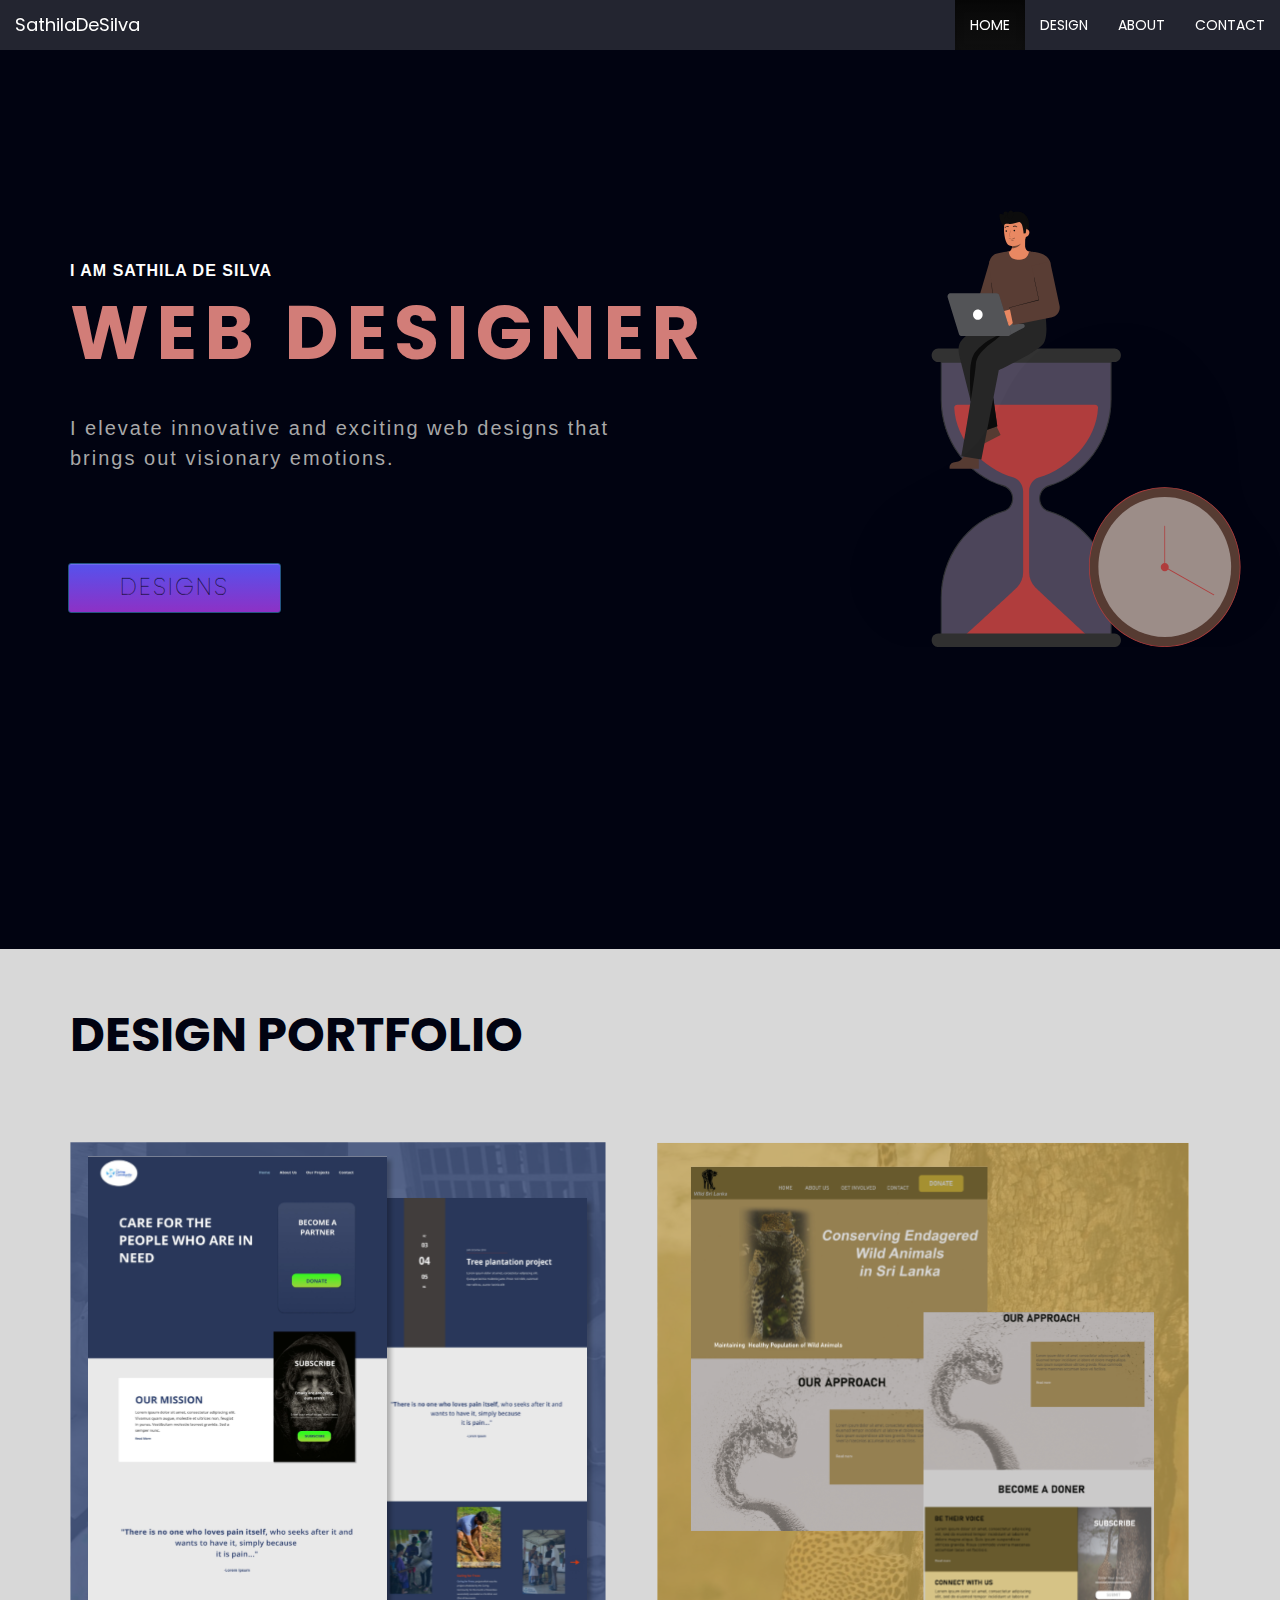
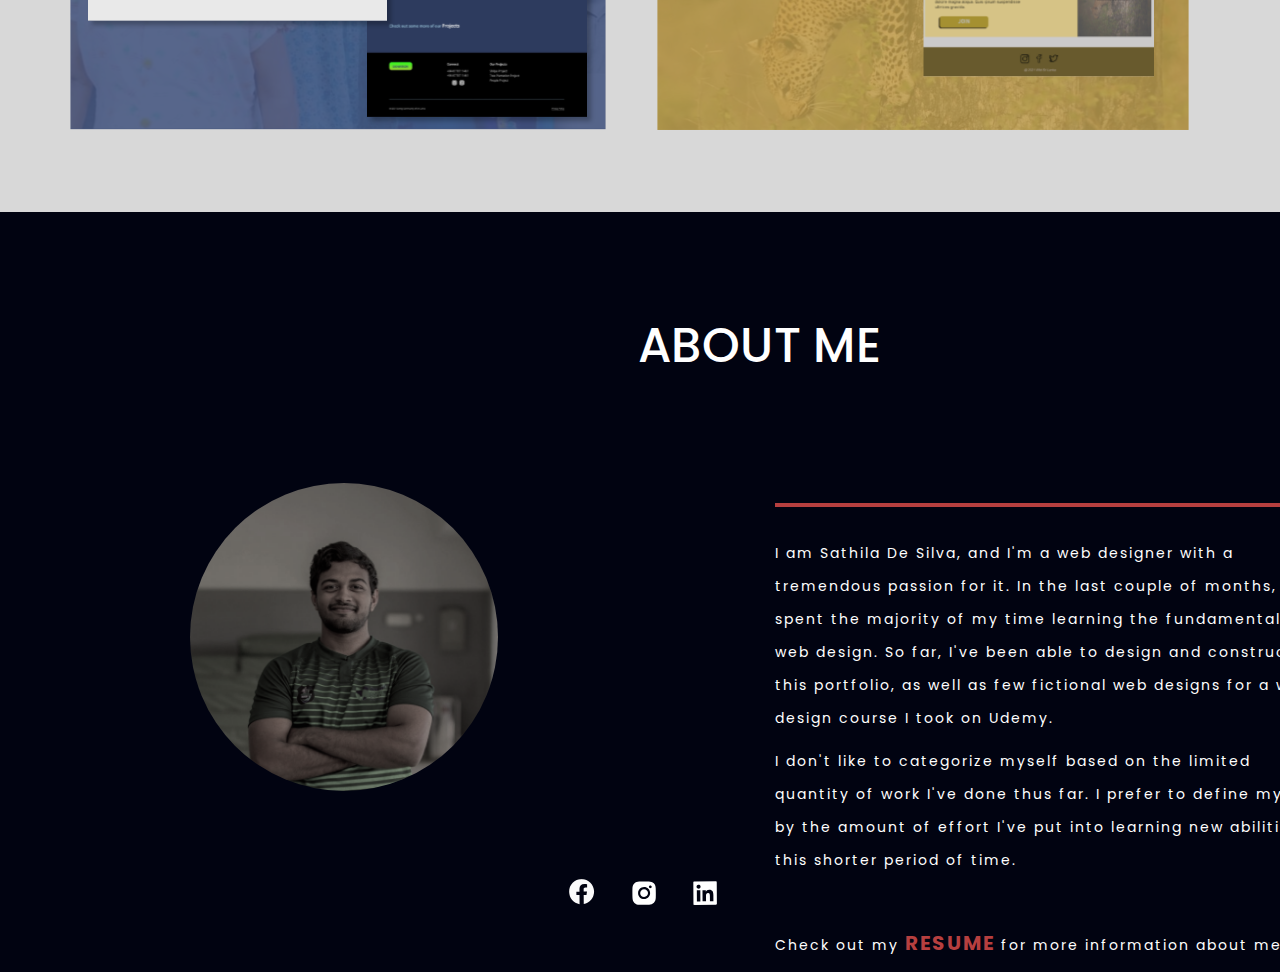
<file: index.html>
<!DOCTYPE html>
<html lang="en">
<head>
    <meta charset="UTF-8">
    <meta http-equiv="X-UA-Compatible" content="IE=edge">
    <meta name="viewport" content="width=device-width, initial-scale=1.0">
    <title>Sathila De Silva</title>
    <link rel="icon" href="favicon.ico">
    <link rel="preconnect" href="https://fonts.googleapis.com">
    <link rel="preconnect" href="https://fonts.gstatic.com" crossorigin>
    <link href="https://fonts.googleapis.com/css2?family=Poppins:wght@600;700&display=swap" rel="stylesheet">
  
    <!-- Bootstrap -->
    <link rel="stylesheet" href="https://stackpath.bootstrapcdn.com/bootstrap/3.4.1/css/bootstrap.min.css" integrity="sha384-HSMxcRTRxnN+Bdg0JdbxYKrThecOKuH5zCYotlSAcp1+c8xmyTe9GYg1l9a69psu" crossorigin="anonymous">
    <link href="bootstrap-3.4.1-dist/css/bootstrap-theme.min.css" rel="stylesheet">
    <link href="styles.css" rel="stylesheet">

    <!-- HTML5 shim and Respond.js for IE8 support of HTML5 elements and media queries -->
    <!-- WARNING: Respond.js doesn't work if you view the page via file:// -->
    <!--[if lt IE 9]>
      <script src="https://oss.maxcdn.com/html5shiv/3.7.3/html5shiv.min.js"></script>
      <script src="https://oss.maxcdn.com/respond/1.4.2/respond.min.js"></script>
    <![endif]-->

</head>
<body>
    <nav class="navbar navbar-inverse navbar-fixed-top" id="navbar">
        <div class="container-fluid">
            <div class="navbar-header">
                <button type="button" class="navbar-toggle collapsed" data-toggle="collapse" data-target="#myNavbar">
                    <span class="sr-only">Toggle Navigation</span>
                    <span class="icon-bar"></span>
                    <span class="icon-bar"></span>
                    <span class="icon-bar"></span>
                </button>
                <a class="navbar-brand" href="#">SathilaDeSilva</a>
            </div><!--end navbar-header-->

            <div class="collapse navbar-collapse" id="myNavbar">
                <ul class="nav navbar-nav navbar-right">
                    <li class="active"><a href="">HOME</a></li>
                    <li><a href="design.html">DESIGN</a></li>
                    <li><a href="about.html">ABOUT</a></li>
                    <li><a href="contact.html">CONTACT</a></li>
                </ul>
            </div>
        </div><!--end container-->
    </nav><!--end navbar-->

    <section id="body">
        <div class="container">
            <div class="row">
                <div class="col-sm-8">
                    <p class="para1">I AM SATHILA DE SILVA</p>
                    <h1>WEB DESIGNER</h1>
                    <p class="para2">I elevate innovative and exciting web designs that <br>brings out visionary emotions.</p>
                    <a href="design.html" class="btn btn-primary btn-sm" id="btn1">DESIGNS</a>
                    <a href="contact.html" class="btn btn-danger btn-sm" id="btn2" hidden>LET'S TALK</a>
                    
                </div>
                <div class="col-sm-4">
                    <img src="img/Save time.svg">
                </div>
            </div>
        </div><!--end container-->
    </section><!--end body-->

    <section id="portfolio">
        <div class="container">
            <h2><a href="design.html">DESIGN PORTFOLIO</a></h2>
            <div class="row">
                <div class="col-sm-6">
                    <a href="caring.html">
                        <img src="img/Group 3.svg" alt="caring community" id="img1">             
                    </a>
                </div>
                <div class="col-sm-6">
                    <a href="wildlifeConservation.html"><img src="img/Group 4.svg" alt="wildlife portfolio" id="img2"></a>
                </div>
            </div>            
        </div>
    </section><!--end portfolio-->

    <section id="about">
        <div class="container">
            <h2><a href="about.html">ABOUT ME</a></h2>
            <div class="row">
                <div class="col-sm-6">
                    <img src="img/QPLIE1461 1.png" alt="Sathila De Silva" class="img-circle">
                </div>
                <div class="col-sm-6">
                    <hr>
                    <p>I am Sathila De Silva, and I'm a web designer with a tremendous passion for it. In the last couple of months, I've spent the majority of my time learning the fundamentals of web design. So far, I've been able to design and construct this portfolio, as well as few fictional web designs for a web design course I took on Udemy.</p>
                    <p>I don't like to categorize myself based on the limited quantity of work I've done thus far. I prefer to define myself by the amount of effort I've put into learning new abilities in this shorter period of time.</p>
                    <br><br>
                    <p class="space">Check out my <a class="orange" href="resume_sathila.pdf">RESUME</a> for more information about me.</p>
                </div>
            </div>
            
        </div>
    </section>
    <footer>
        <ul class="social">
            <li>
                <a href="https://www.facebook.com/sathila.desilva/"><img src="img/facebook.svg" alt="facebook"></a>
            </li>
            <li>
                <a href="https://www.instagram.com/sathila97/?hl=en"><img src="img/instagram.svg" alt="instagram"></a>
            </li>
            <li>
                <a href="https://www.linkedin.com/in/sathila-de-silva/"><img src="img/linkedin.svg" alt="linkedin"></a>
            </li>
        </ul>
    </footer>

    <!-- jQuery (necessary for Bootstrap's JavaScript plugins) -->
    <script src="https://code.jquery.com/jquery-1.12.4.min.js" integrity="sha384-nvAa0+6Qg9clwYCGGPpDQLVpLNn0fRaROjHqs13t4Ggj3Ez50XnGQqc/r8MhnRDZ" crossorigin="anonymous"></script>
    <!-- Include all compiled plugins (below), or include individual files as needed -->
    <script src="https://stackpath.bootstrapcdn.com/bootstrap/3.4.1/js/bootstrap.min.js" integrity="sha384-aJ21OjlMXNL5UyIl/XNwTMqvzeRMZH2w8c5cRVpzpU8Y5bApTppSuUkhZXN0VxHd" crossorigin="anonymous"></script>

</body>
</html>
</file>
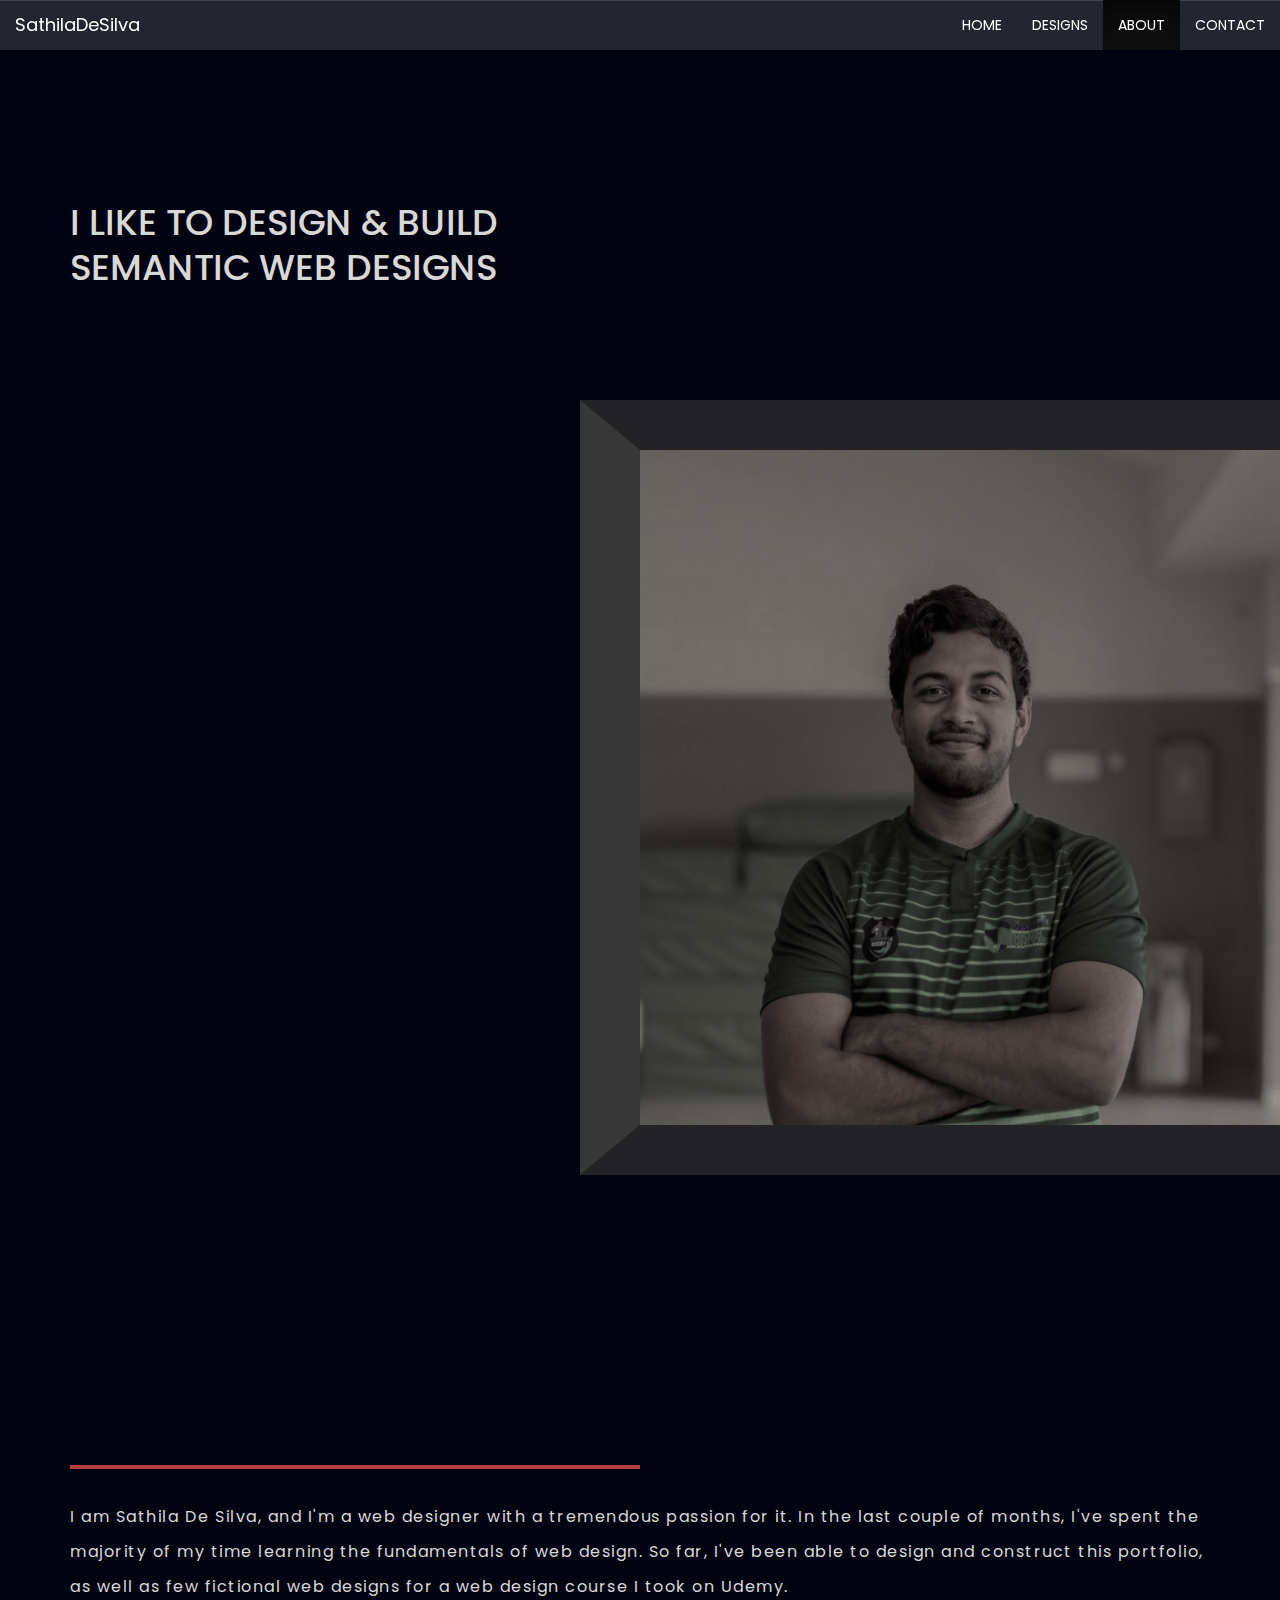
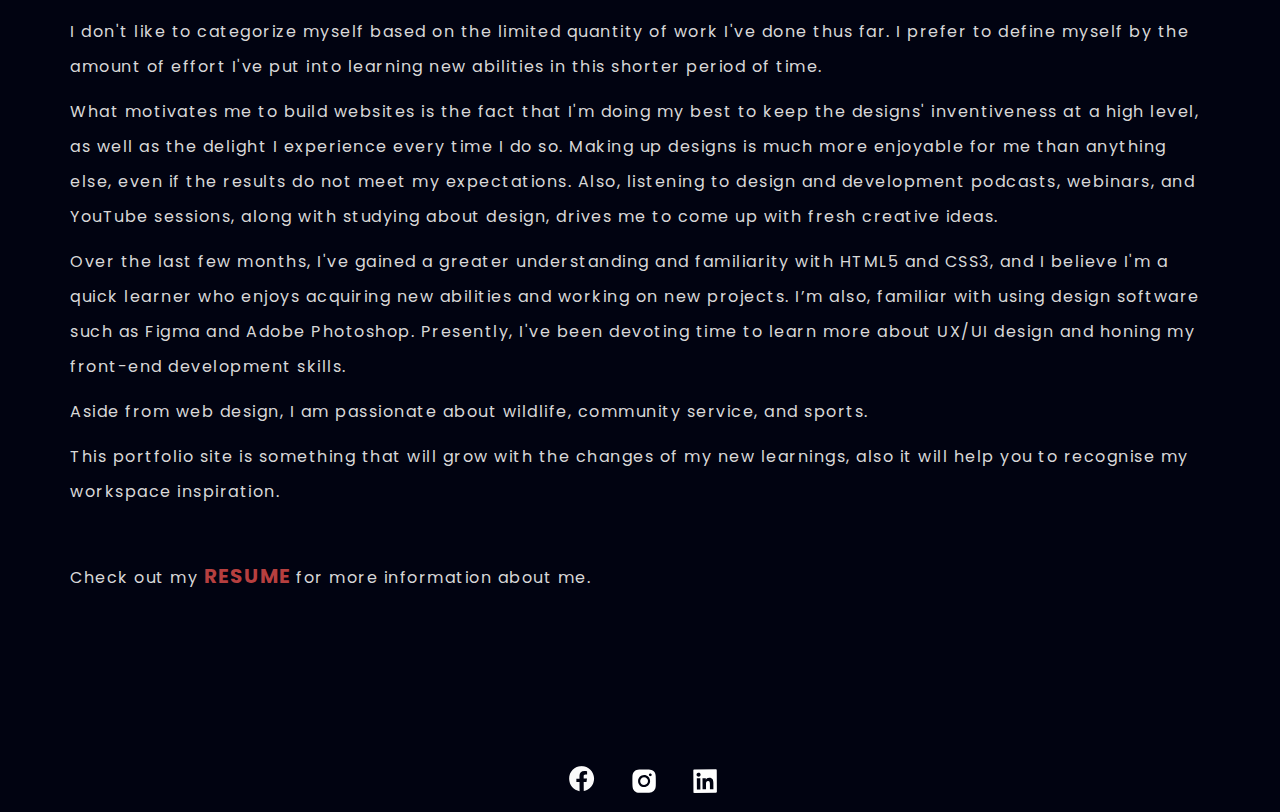
<file: about.html>
<!DOCTYPE html>
<html lang="en">
<head>
    <meta charset="UTF-8">
    <meta http-equiv="X-UA-Compatible" content="IE=edge">
    <meta name="viewport" content="width=device-width, initial-scale=1.0">
    <title>About - Sathila De Silva</title>
    <link rel="icon" href="favicon.ico">

    <link rel="preconnect" href="https://fonts.googleapis.com">
    <link rel="preconnect" href="https://fonts.gstatic.com" crossorigin>
    <link href="https://fonts.googleapis.com/css2?family=Poppins:wght@600;700&display=swap" rel="stylesheet">
  
    <!-- Bootstrap -->
    <link rel="stylesheet" href="https://stackpath.bootstrapcdn.com/bootstrap/3.4.1/css/bootstrap.min.css" integrity="sha384-HSMxcRTRxnN+Bdg0JdbxYKrThecOKuH5zCYotlSAcp1+c8xmyTe9GYg1l9a69psu" crossorigin="anonymous">
    <link href="bootstrap-3.4.1-dist/css/bootstrap-theme.min.css" rel="stylesheet">
    <link href="styles.css" rel="stylesheet">
</head>
<body>
    
    <nav class="navbar navbar-default navbar-fixed-top navbar-inverse" id="navbar">
        <div class="container-fluid">
            <div class="navbar-header">
                <button type="button" class="navbar-toggle collapsed" data-toggle="collapse" data-target="#navbar-collapse">
                    <span class="sr-only">Toggle Navigation</span>
                    <span class="icon-bar"></span>
                    <span class="icon-bar"></span>
                    <span class="icon-bar"></span>
                </button>
                <a class="navbar-brand" href="index.html">SathilaDeSilva</a>
            </div><!--end navbar-header-->

            <div class="collapse navbar-collapse" id="navbar-collapse">
                <ul class="nav navbar-nav navbar-right">
                    <li><a href="index.html">HOME</a></li>
                    <li><a href="design.html">DESIGNS</a></li>
                    <li class="active"><a href="about.html">ABOUT</a></li>
                    <li><a href="contact.html">CONTACT</a></li>
                </ul>
            </div>
        </div><!--end container-->
    </nav><!--end navbar-->

    <section id="headingA">
        <div class="container">
            <div class="row">
                <div class="col-xs-6">
                    <h1>I LIKE TO DESIGN & BUILD
                        SEMANTIC WEB DESIGNS</h1>
                </div>
            </div>
        </div><!--end container-->        
    </section>

    <div class="rectangle">
        <img src="img/profile photo.svg" alt="sathila de silva">
    </div>

    <!--<div id="vector">
        <img src="img/Vector.svg" alt="">
    </div>-->

    <section id="aboutMe">
        <div class="container">
            <div class="row">
                <div class="col-xs-12">
                    <hr>
                    <p>I am Sathila De Silva, and I'm a web designer with a tremendous passion for it. In the last couple of months, I've spent the majority of my time learning the fundamentals of web design. So far, I've been able to design and construct this portfolio, as well as few fictional web designs for a web design course I took on Udemy.</p>
                
                    <p>I don't like to categorize myself based on the limited quantity of work I've done thus far. I prefer to define myself by the amount of effort I've put into learning new abilities in this shorter period of time.</p>
                    <p>What motivates me to build websites is the fact that I'm doing my best to keep the designs' inventiveness at a high level, as well as the delight I experience every time I do so. Making up designs is much more enjoyable for me than anything else, even if the results do not meet my expectations. Also, listening to design and development podcasts, webinars, and YouTube sessions, along with studying about design, drives me to come up with fresh creative ideas.</p>
                    <p>Over the last few months, I've gained a greater understanding and familiarity with HTML5 and CSS3, and I believe I'm a quick learner who enjoys acquiring new abilities and working on new projects. I’m also, familiar with using design software such as Figma and Adobe Photoshop. Presently, I've been devoting time to learn more about UX/UI design and honing my front-end development skills.</p>
                    <p>Aside from web design, I am passionate about wildlife, community service, and sports.</p>
                    <p>This portfolio site is something that will grow with the changes of my new learnings, also it will help you to recognise my workspace inspiration.</p>
                    <br><br>
                    <p class="space">Check out my <a class="orange" href="resume_sathila.pdf">RESUME</a> for more information about me.</p>
                </div>
            </div>
        </div>
    </section>

    <footer>
        <ul class="socialAbout">
            <li>
                <a href="https://www.facebook.com/sathila.desilva/"><img src="img/facebook.svg" alt="facebook"></a>
            </li>
            <li>
                <a href="https://www.instagram.com/sathila97/?hl=en"><img src="img/instagram.svg" alt="instagram"></a>
            </li>
            <li>
                <a href="https://www.linkedin.com/in/sathila-de-silva/"><img src="img/linkedin.svg" alt="linkedin"></a>
            </li>
        </ul>
    </footer>

    <!-- jQuery (necessary for Bootstrap's JavaScript plugins) -->
    <script src="https://code.jquery.com/jquery-1.12.4.min.js" integrity="sha384-nvAa0+6Qg9clwYCGGPpDQLVpLNn0fRaROjHqs13t4Ggj3Ez50XnGQqc/r8MhnRDZ" crossorigin="anonymous"></script>
    <!-- Include all compiled plugins (below), or include individual files as needed -->
    <script src="https://stackpath.bootstrapcdn.com/bootstrap/3.4.1/js/bootstrap.min.js" integrity="sha384-aJ21OjlMXNL5UyIl/XNwTMqvzeRMZH2w8c5cRVpzpU8Y5bApTppSuUkhZXN0VxHd" crossorigin="anonymous"></script>

</body>
</html>
</file>
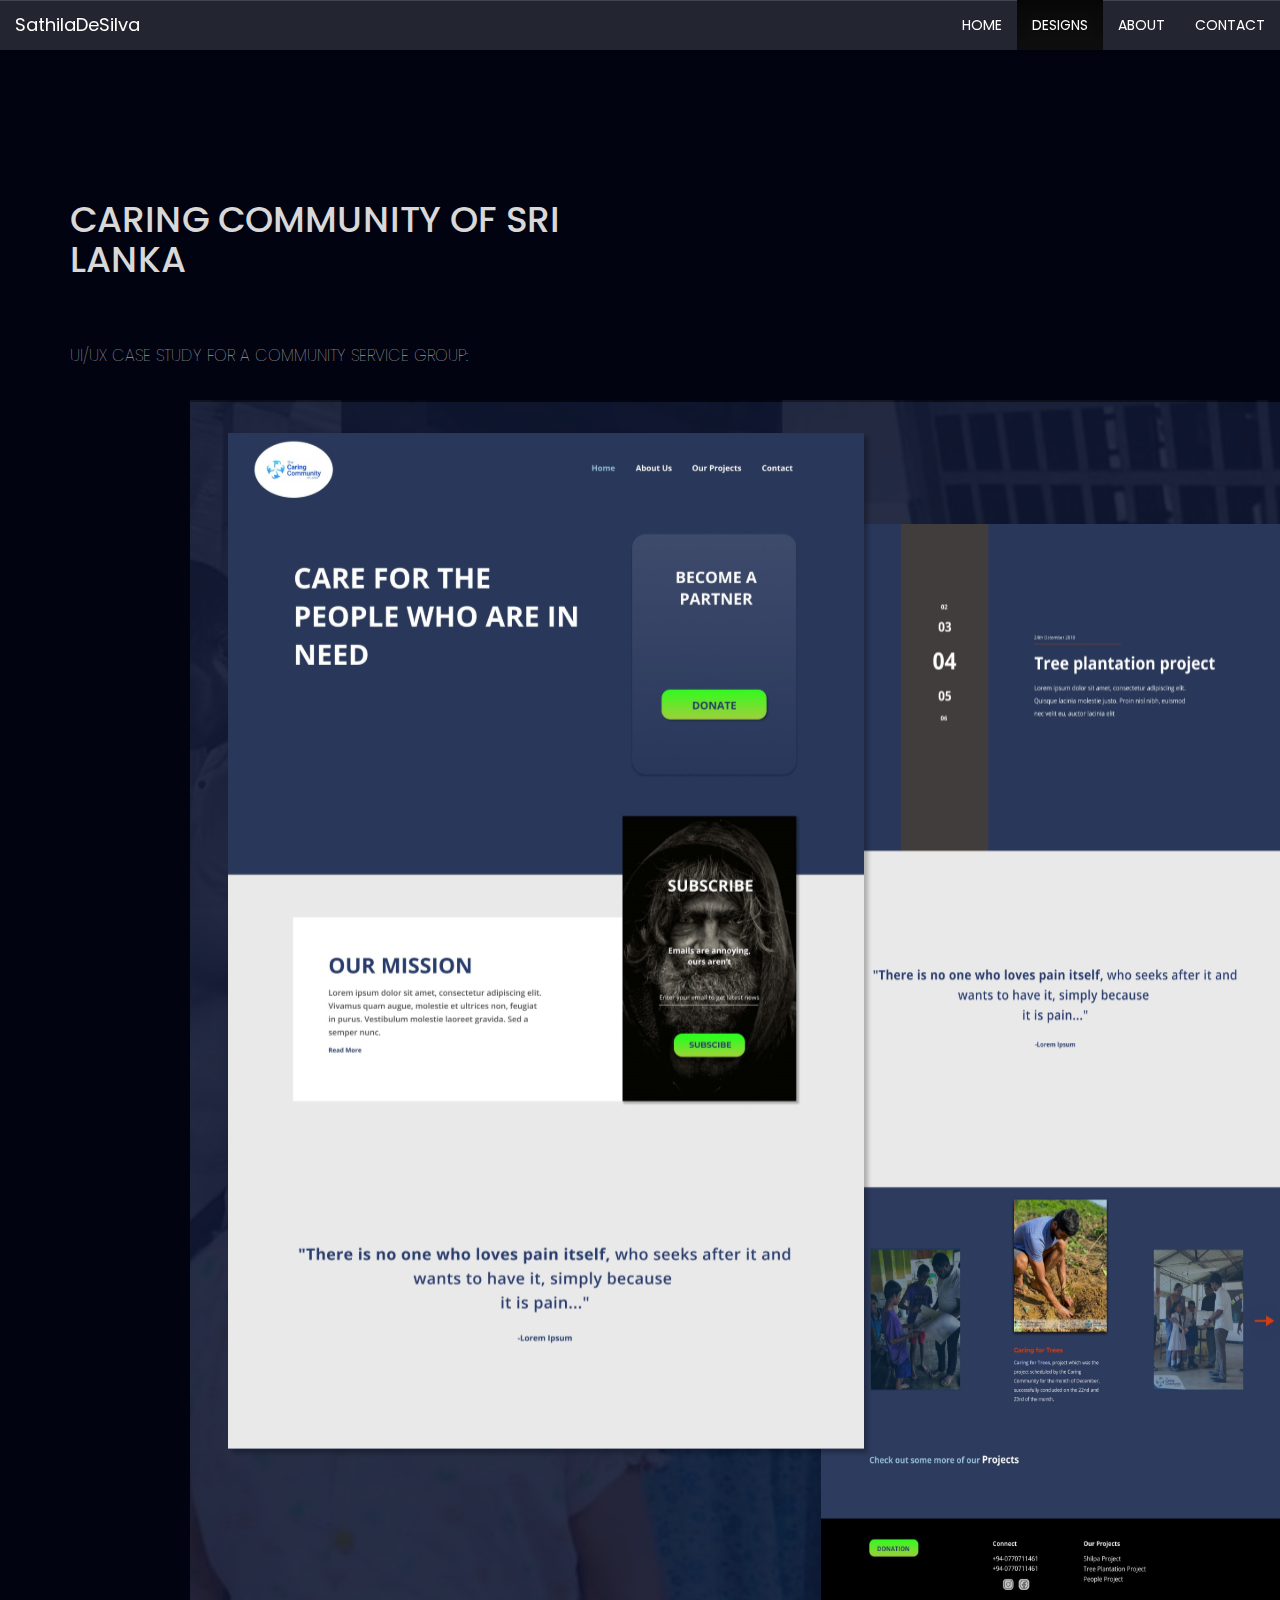
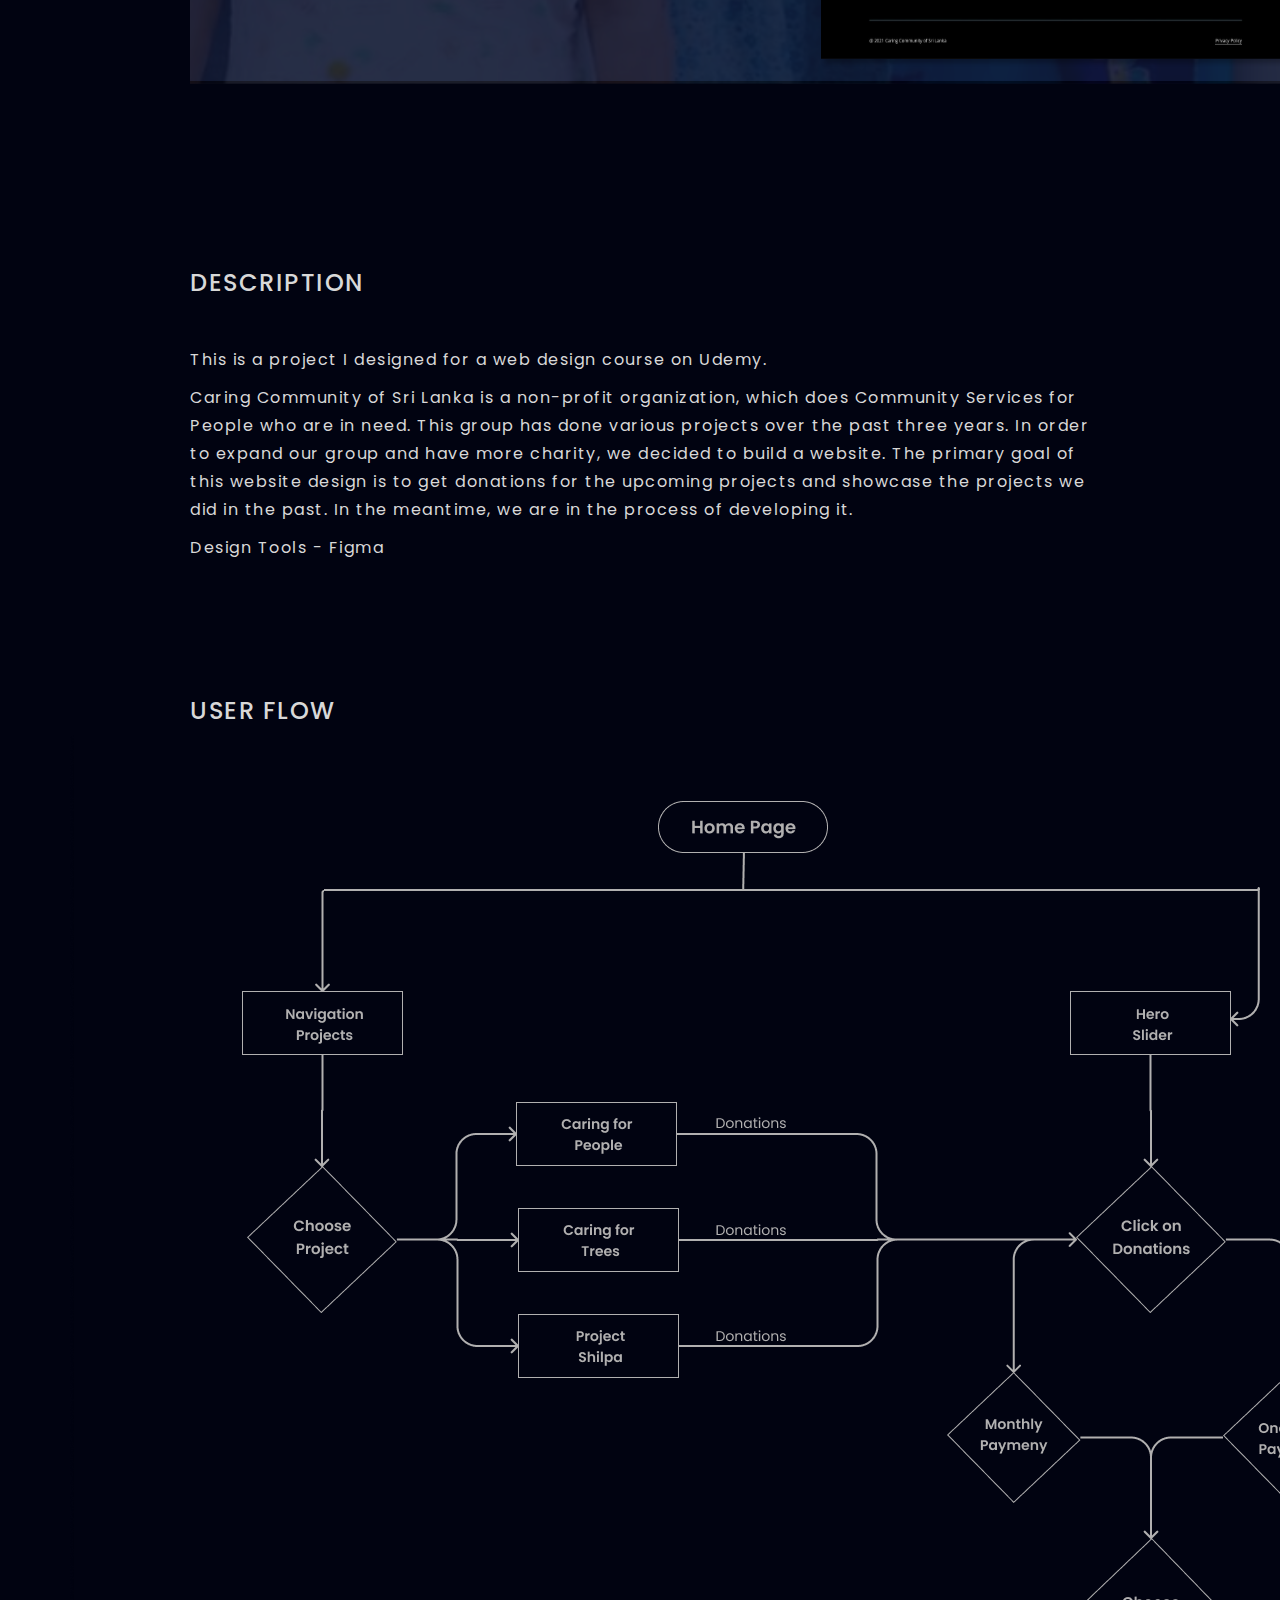
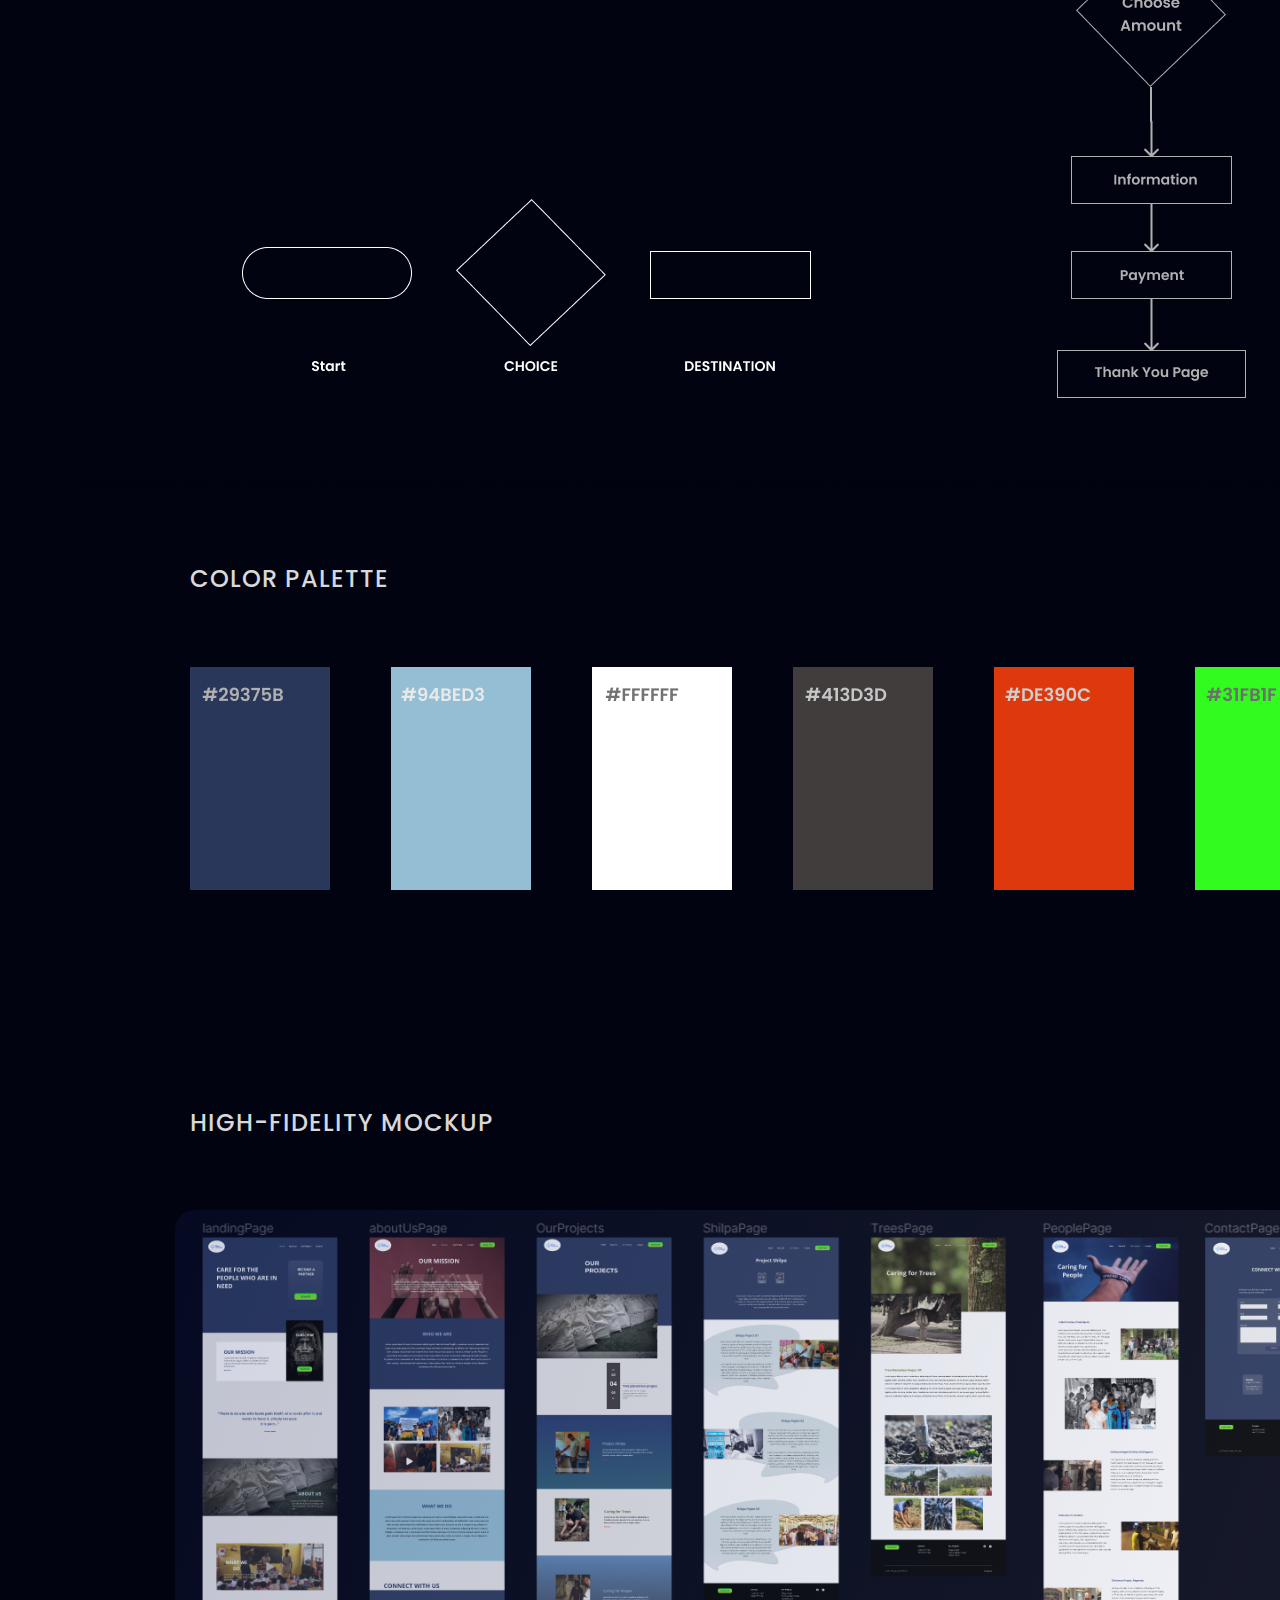
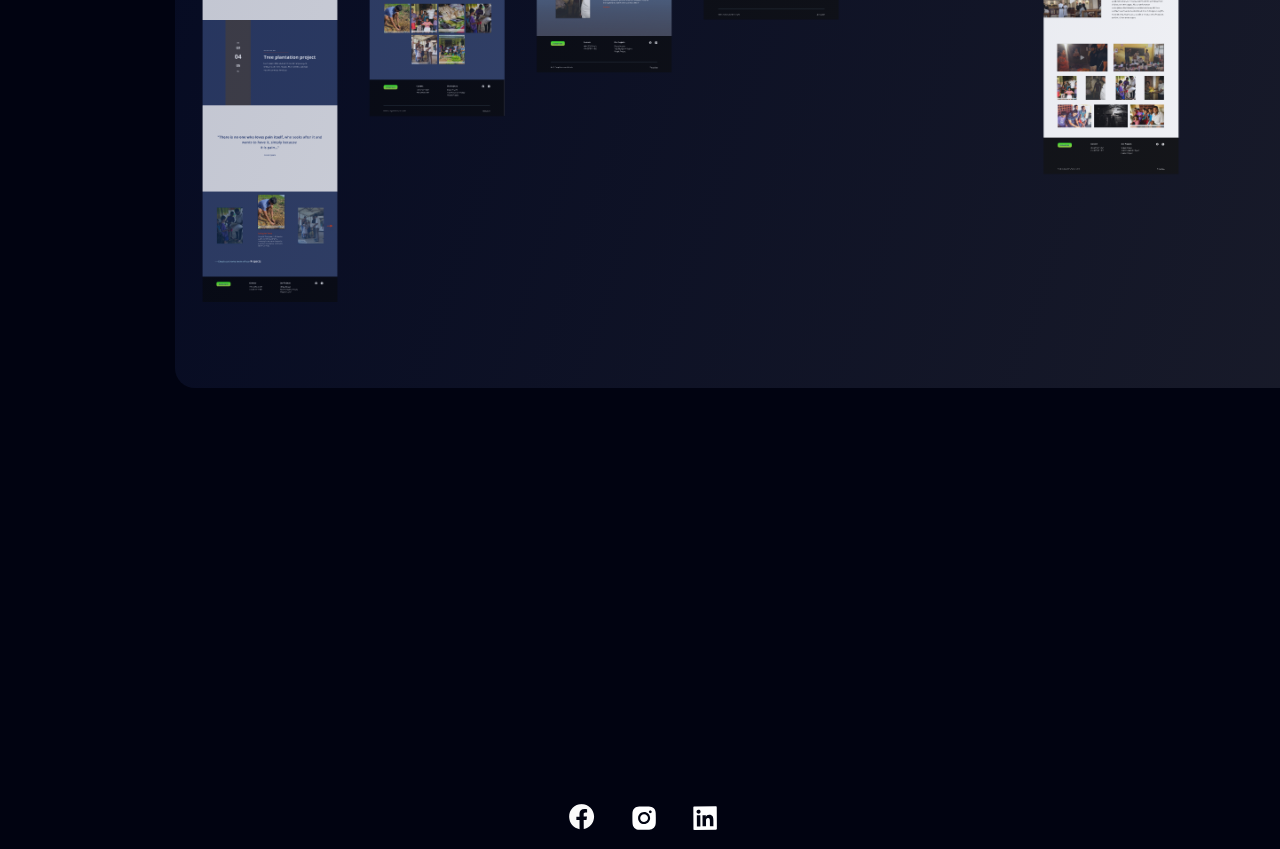
<file: caring.html>
<!DOCTYPE html>
<html lang="en">
<head>
    <meta charset="UTF-8">
    <meta http-equiv="X-UA-Compatible" content="IE=edge">
    <meta name="viewport" content="width=device-width, initial-scale=1.0">
    <title>Design - Sathila De Silva</title>
    <link rel="icon" href="favicon.ico">
    <link rel="preconnect" href="https://fonts.googleapis.com">
    <link rel="preconnect" href="https://fonts.gstatic.com" crossorigin>
    <link href="https://fonts.googleapis.com/css2?family=Poppins:wght@600;700&display=swap" rel="stylesheet">
  
    <!-- Bootstrap -->
    <link rel="stylesheet" href="https://stackpath.bootstrapcdn.com/bootstrap/3.4.1/css/bootstrap.min.css" integrity="sha384-HSMxcRTRxnN+Bdg0JdbxYKrThecOKuH5zCYotlSAcp1+c8xmyTe9GYg1l9a69psu" crossorigin="anonymous">
    <link href="bootstrap-3.4.1-dist/css/bootstrap-theme.min.css" rel="stylesheet">
    <link href="styles.css" rel="stylesheet">
</head>
<body id="caring">
    
    <nav class="navbar navbar-default navbar-fixed-top navbar-inverse" id="navbar">
        <div class="container-fluid">
            <div class="navbar-header">
                <button type="button" class="navbar-toggle collapsed" data-toggle="collapse" data-target="#navbar-collapse">
                    <span class="sr-only">Toggle Navigation</span>
                    <span class="icon-bar"></span>
                    <span class="icon-bar"></span>
                    <span class="icon-bar"></span>
                </button>
                <a class="navbar-brand" href="index.html">SathilaDeSilva</a>
            </div><!--end navbar-header-->

            <div class="collapse navbar-collapse" id="navbar-collapse">
                <ul class="nav navbar-nav navbar-right">
                    <li><a href="index.html">HOME</a></li>
                    <li class="active"><a href="design.html">DESIGNS</a></li>
                    <li><a href="about.html">ABOUT</a></li>
                    <li><a href="contact.html">CONTACT</a></li>
                </ul>
            </div>
        </div><!--end container-->
    </nav><!--end navbar-->

    <section id="headingD">
        <div class="container">
            <div class="row">
                <div class="col-xs-6">
                    <h1>CARING COMMUNITY OF SRI LANKA</h1>
                    <p>UI/UX CASE STUDY FOR A COMMUNITY SERVICE GROUP:</p>
                </div>
            </div>
        </div><!--end container-->        
    </section>

    
    <div id="photoBig">
        <img src="img/CaringDesign.svg" alt="Caring Community Project">
    </div>


    <div id="description">       
        <h3>DESCRIPTION</h3>               
        <p>This is a project I designed for a web design course on Udemy.</p>
        <p>Caring Community of Sri Lanka is a non-profit organization, which does Community Services for People  who are in need. This group has done various projects over the past three years. In order to expand our group and have more charity, we decided to build a website. The primary goal of this website design is to get donations for the upcoming projects and showcase the projects we did in the past. In the meantime, we are in the process of developing it.</p>
        
        <p>Design Tools - Figma</p>                
    </div>

    <div id="userFlow">
        <h3>USER FLOW</h3>
        <img src="img/user_flow3.png" alt="User-Flow">
    </div>

    <div id="palette">
        <h3>COLOR PALETTE</h3>
        <img src="img/palette.png" alt="Color-palette">
    </div>

    <div id="allPages">
        <h3>HIGH-FIDELITY MOCKUP</h3>
        <img src="img/darkBlue all pagesCC.png" alt="All pages of the web design">
        <div class="rectangleBlue"></div>
    </div>

    <footer>
        <ul class="socialCaring">
            <li>
                <a href="https://www.facebook.com/sathila.desilva/"><img src="img/facebook.svg" alt="facebook"></a>
            </li>
            <li>
                <a href="https://www.instagram.com/sathila97/?hl=en"><img src="img/instagram.svg" alt="instagram"></a>
            </li>
            <li>
                <a href="https://www.linkedin.com/in/sathila-de-silva/"><img src="img/linkedin.svg" alt="linkedin"></a>
            </li>
        </ul>
    </footer>

    <!-- jQuery (necessary for Bootstrap's JavaScript plugins) -->
    <script src="https://code.jquery.com/jquery-1.12.4.min.js" integrity="sha384-nvAa0+6Qg9clwYCGGPpDQLVpLNn0fRaROjHqs13t4Ggj3Ez50XnGQqc/r8MhnRDZ" crossorigin="anonymous"></script>
    <!-- Include all compiled plugins (below), or include individual files as needed -->
    <script src="https://stackpath.bootstrapcdn.com/bootstrap/3.4.1/js/bootstrap.min.js" integrity="sha384-aJ21OjlMXNL5UyIl/XNwTMqvzeRMZH2w8c5cRVpzpU8Y5bApTppSuUkhZXN0VxHd" crossorigin="anonymous"></script>

</body>
</html>
</file>
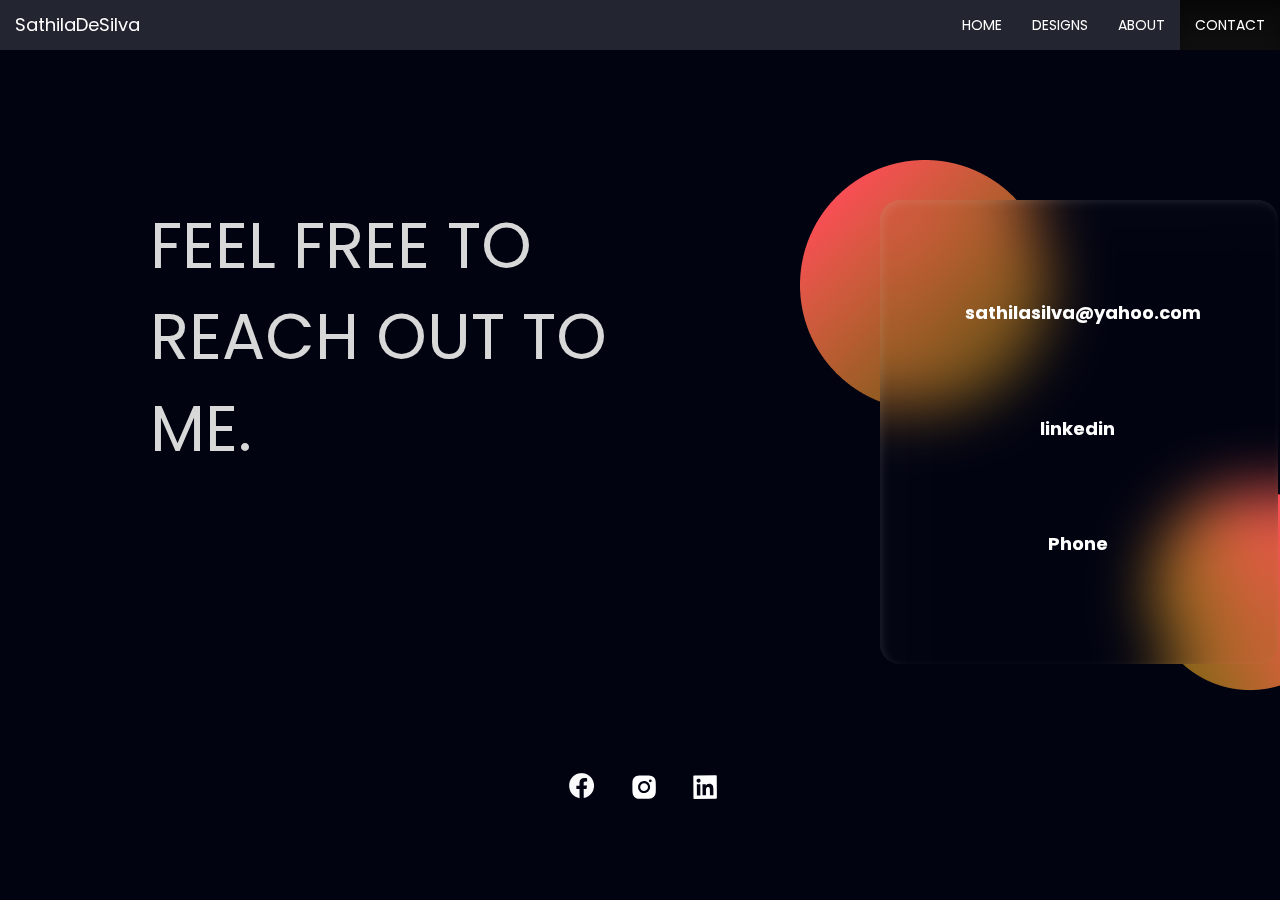
<file: contact.html>
<!DOCTYPE html>
<html lang="en">
<head>
    <meta charset="UTF-8">
    <meta http-equiv="X-UA-Compatible" content="IE=edge">
    <meta name="viewport" content="width=device-width, initial-scale=1.0">
    <title>Contact - Sathila De Silva</title>
    <link rel="icon" href="favicon.ico">

    <link rel="preconnect" href="https://fonts.googleapis.com">
    <link rel="preconnect" href="https://fonts.gstatic.com" crossorigin>
    <link href="https://fonts.googleapis.com/css2?family=Poppins:wght@600;700&display=swap" rel="stylesheet">
  
    <!-- Bootstrap -->
    <link rel="stylesheet" href="https://stackpath.bootstrapcdn.com/bootstrap/3.4.1/css/bootstrap.min.css" integrity="sha384-HSMxcRTRxnN+Bdg0JdbxYKrThecOKuH5zCYotlSAcp1+c8xmyTe9GYg1l9a69psu" crossorigin="anonymous">
    <link href="bootstrap-3.4.1-dist/css/bootstrap-theme.min.css" rel="stylesheet">
    <link href="styles.css" rel="stylesheet">
</head>
<body>

    <nav class="navbar navbar-inverse navbar-fixed-top" id="navbar">
        <div class="container-fluid">
            <div class="navbar-header">
                <button type="button" class="navbar-toggle collapsed" data-toggle="collapse" data-target="#navbar-collapse">
                    <span class="sr-only">Toggle Navigation</span>
                    <span class="icon-bar"></span>
                    <span class="icon-bar"></span>
                    <span class="icon-bar"></span>
                </button>
                <a class="navbar-brand" href="index.html">SathilaDeSilva</a>
            </div><!--end navbar-header-->

            <div class="collapse navbar-collapse" id="navbar-collapse">
                <ul class="nav navbar-nav navbar-right">
                    <li><a href="index.html">HOME</a></li>
                    <li><a href="design.html">DESIGNS</a></li>
                    <li><a href="about.html">ABOUT</a></li>
                    <li class="active"><a href="contact.html">CONTACT</a></li>
                </ul>
            </div>
        </div><!--end container-->
    </nav><!--end navbar-->


    <div id="reachOut">
        <p>FEEL FREE TO REACH OUT TO ME.</p>       
    </div>

    <div id="glass">
    </div>


    <div class="elipse1">
        <img src="img/EllipseOrange.png" alt="">
    </div>

    <div class= "elipse2">
        <img src="img/EllipseOrange2.png" alt="">
    </div>

    <div id="glass">
        <ul>
            <li id="yahoo"><a href="mailto:sathilasilva@yahoo.com">sathilasilva@yahoo.com</a></li>
            <li id="linkedin"><a href="https://www.linkedin.com/in/sathila-de-silva/">linkedin</a></li>
            <li id="phone"><a href="https://api.whatsapp.com/send?phone=940770711461">Phone</a></li>
        </ul>
    </div>
                
            

    <footer>
        <ul class="socialContact">
            <li>
                <a href="https://www.facebook.com/sathila.desilva/"><img src="img/facebook.svg" alt="facebook"></a>
            </li>
            <li>
                <a href="https://www.instagram.com/sathila97/?hl=en"><img src="img/instagram.svg" alt="instagram"></a>
            </li>
            <li>
                <a href="https://www.linkedin.com/in/sathila-de-silva/"><img src="img/linkedin.svg" alt="linkedin"></a>
            </li>
        </ul>
    </footer>

    <!-- jQuery (necessary for Bootstrap's JavaScript plugins) -->
    <script src="https://code.jquery.com/jquery-1.12.4.min.js" integrity="sha384-nvAa0+6Qg9clwYCGGPpDQLVpLNn0fRaROjHqs13t4Ggj3Ez50XnGQqc/r8MhnRDZ" crossorigin="anonymous"></script>
    <!-- Include all compiled plugins (below), or include individual files as needed -->
    <script src="https://stackpath.bootstrapcdn.com/bootstrap/3.4.1/js/bootstrap.min.js" integrity="sha384-aJ21OjlMXNL5UyIl/XNwTMqvzeRMZH2w8c5cRVpzpU8Y5bApTppSuUkhZXN0VxHd" crossorigin="anonymous"></script>
    
    
</body>
</html>
</file>
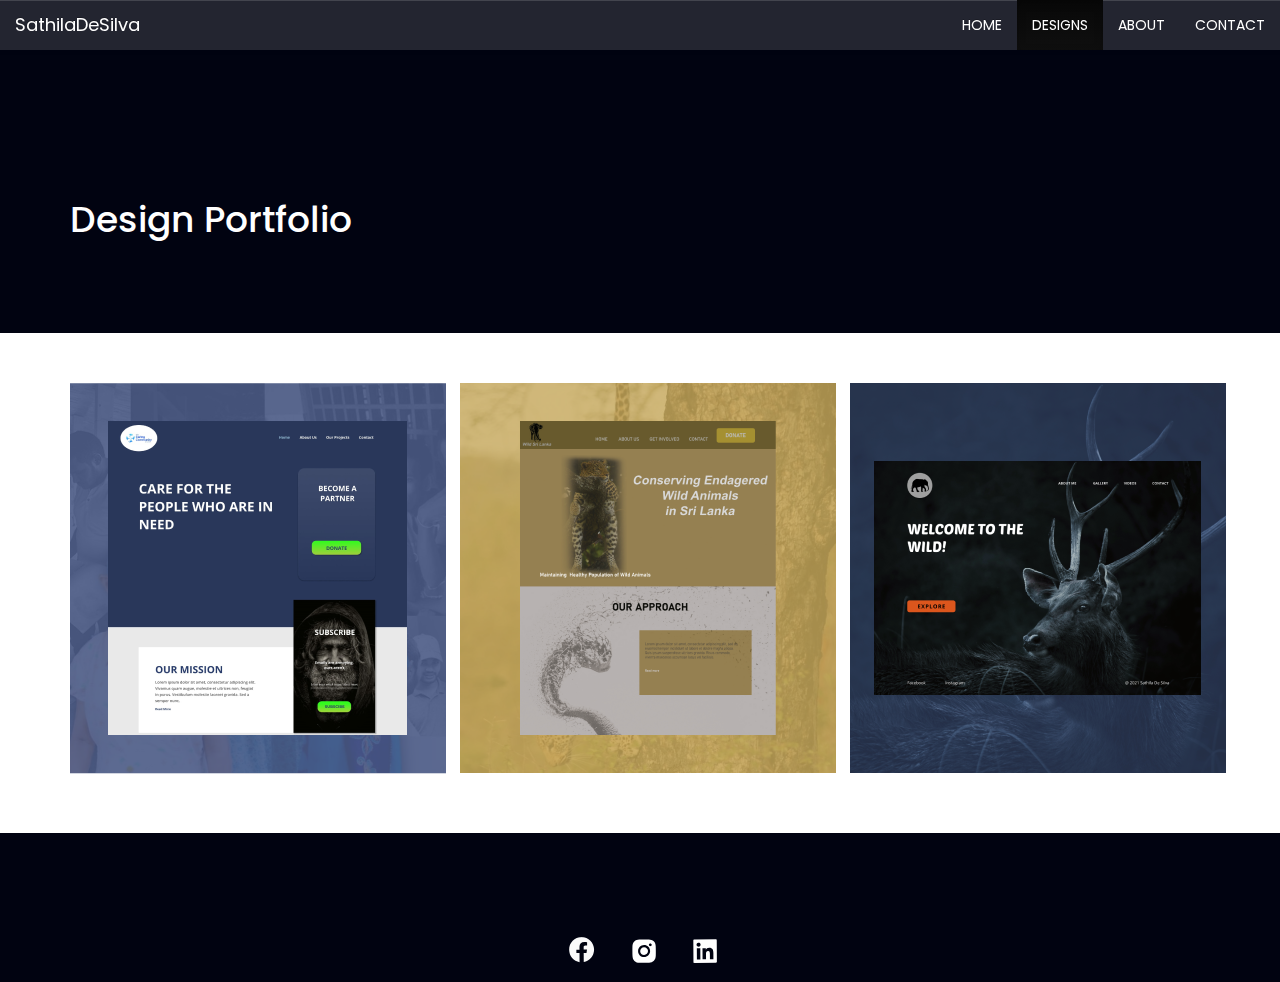
<file: design.html>
<!DOCTYPE html>
<html lang="en">
<head>
    <meta charset="UTF-8">
    <meta http-equiv="X-UA-Compatible" content="IE=edge">
    <meta name="viewport" content="width=device-width, initial-scale=1.0">
    <title>Design - Sathila De Silva</title>
    <link rel="icon" href="favicon.ico">
    <link rel="preconnect" href="https://fonts.googleapis.com">
    <link rel="preconnect" href="https://fonts.gstatic.com" crossorigin>
    <link href="https://fonts.googleapis.com/css2?family=Poppins:wght@600;700&display=swap" rel="stylesheet">
  
    <!-- Bootstrap -->
    <link rel="stylesheet" href="https://stackpath.bootstrapcdn.com/bootstrap/3.4.1/css/bootstrap.min.css" integrity="sha384-HSMxcRTRxnN+Bdg0JdbxYKrThecOKuH5zCYotlSAcp1+c8xmyTe9GYg1l9a69psu" crossorigin="anonymous">
    <link href="bootstrap-3.4.1-dist/css/bootstrap-theme.min.css" rel="stylesheet">
    <link href="styles.css" rel="stylesheet">
</head>
<body id="designPage">
    <nav class="navbar navbar-default navbar-fixed-top navbar-inverse" id="navbar">
        <div class="container-fluid">
            <div class="navbar-header">
                <button type="button" class="navbar-toggle collapsed" data-toggle="collapse" data-target="#navbar-collapse">
                    <span class="sr-only">Toggle Navigation</span>
                    <span class="icon-bar"></span>
                    <span class="icon-bar"></span>
                    <span class="icon-bar"></span>
                </button>
                <a class="navbar-brand" href="index.html">SathilaDeSilva</a>
            </div><!--end navbar-header-->

            <div class="collapse navbar-collapse" id="navbar-collapse">
                <ul class="nav navbar-nav navbar-right">
                    <li><a href="index.html">HOME</a></li>
                    <li class="active"><a href="design.html">DESIGNS</a></li>
                    <li><a href="about.html">ABOUT</a></li>
                    <li><a href="contact.html">CONTACT</a></li>
                </ul>
            </div>
        </div><!--end container-->
    </nav><!--end navbar-->

    <section id="body1">
        <div class="container">
            <div class="row">
                <div class="col-sm-6">
                    <h1>Design Portfolio</h1>
                </div>
            </div>
        </div><!--end container--> 
    </section><!--end body1-->
    
    <section id="imgContainer">
        <div class="container">
            <div class="row">
                <div class="col-sm-4">
                    <a href="caring.html"><img src="img/ccDesign.png" alt="Caring Community Design" class="design1"></a>
                    
                </div>
                <div class="col-sm-4">
                    <a href="wildlifeConservation.html"><img src="img/wildlife.png" alt="Conservation Design"></a>
                </div>
                <div class="col-sm-4">
                    <a href="photography.html"><img src="img/wildlifeTemplate.png" alt="Wildlife Design"></a>
                </div>
            </div>
        </div>
    </section><!--end imgContainer-->
    
    <footer>
        <ul id="socialDesign">
            <li>
                <a href="https://www.facebook.com/sathila.desilva/"><img src="img/facebook.svg" alt="facebook"></a>
            </li>
            <li>
                <a href="https://www.instagram.com/sathila97/?hl=en"><img src="img/instagram.svg" alt="instagram"></a>
            </li>
            <li>
                <a href="https://www.linkedin.com/in/sathila-de-silva/"><img src="img/linkedin.svg" alt="linkedin"></a>
            </li>
        </ul>
    </footer>

    <!-- jQuery (necessary for Bootstrap's JavaScript plugins) -->
    <script src="https://code.jquery.com/jquery-1.12.4.min.js" integrity="sha384-nvAa0+6Qg9clwYCGGPpDQLVpLNn0fRaROjHqs13t4Ggj3Ez50XnGQqc/r8MhnRDZ" crossorigin="anonymous"></script>
    <!-- Include all compiled plugins (below), or include individual files as needed -->
    <script src="https://stackpath.bootstrapcdn.com/bootstrap/3.4.1/js/bootstrap.min.js" integrity="sha384-aJ21OjlMXNL5UyIl/XNwTMqvzeRMZH2w8c5cRVpzpU8Y5bApTppSuUkhZXN0VxHd" crossorigin="anonymous"></script>
</body>
</html>
</file>
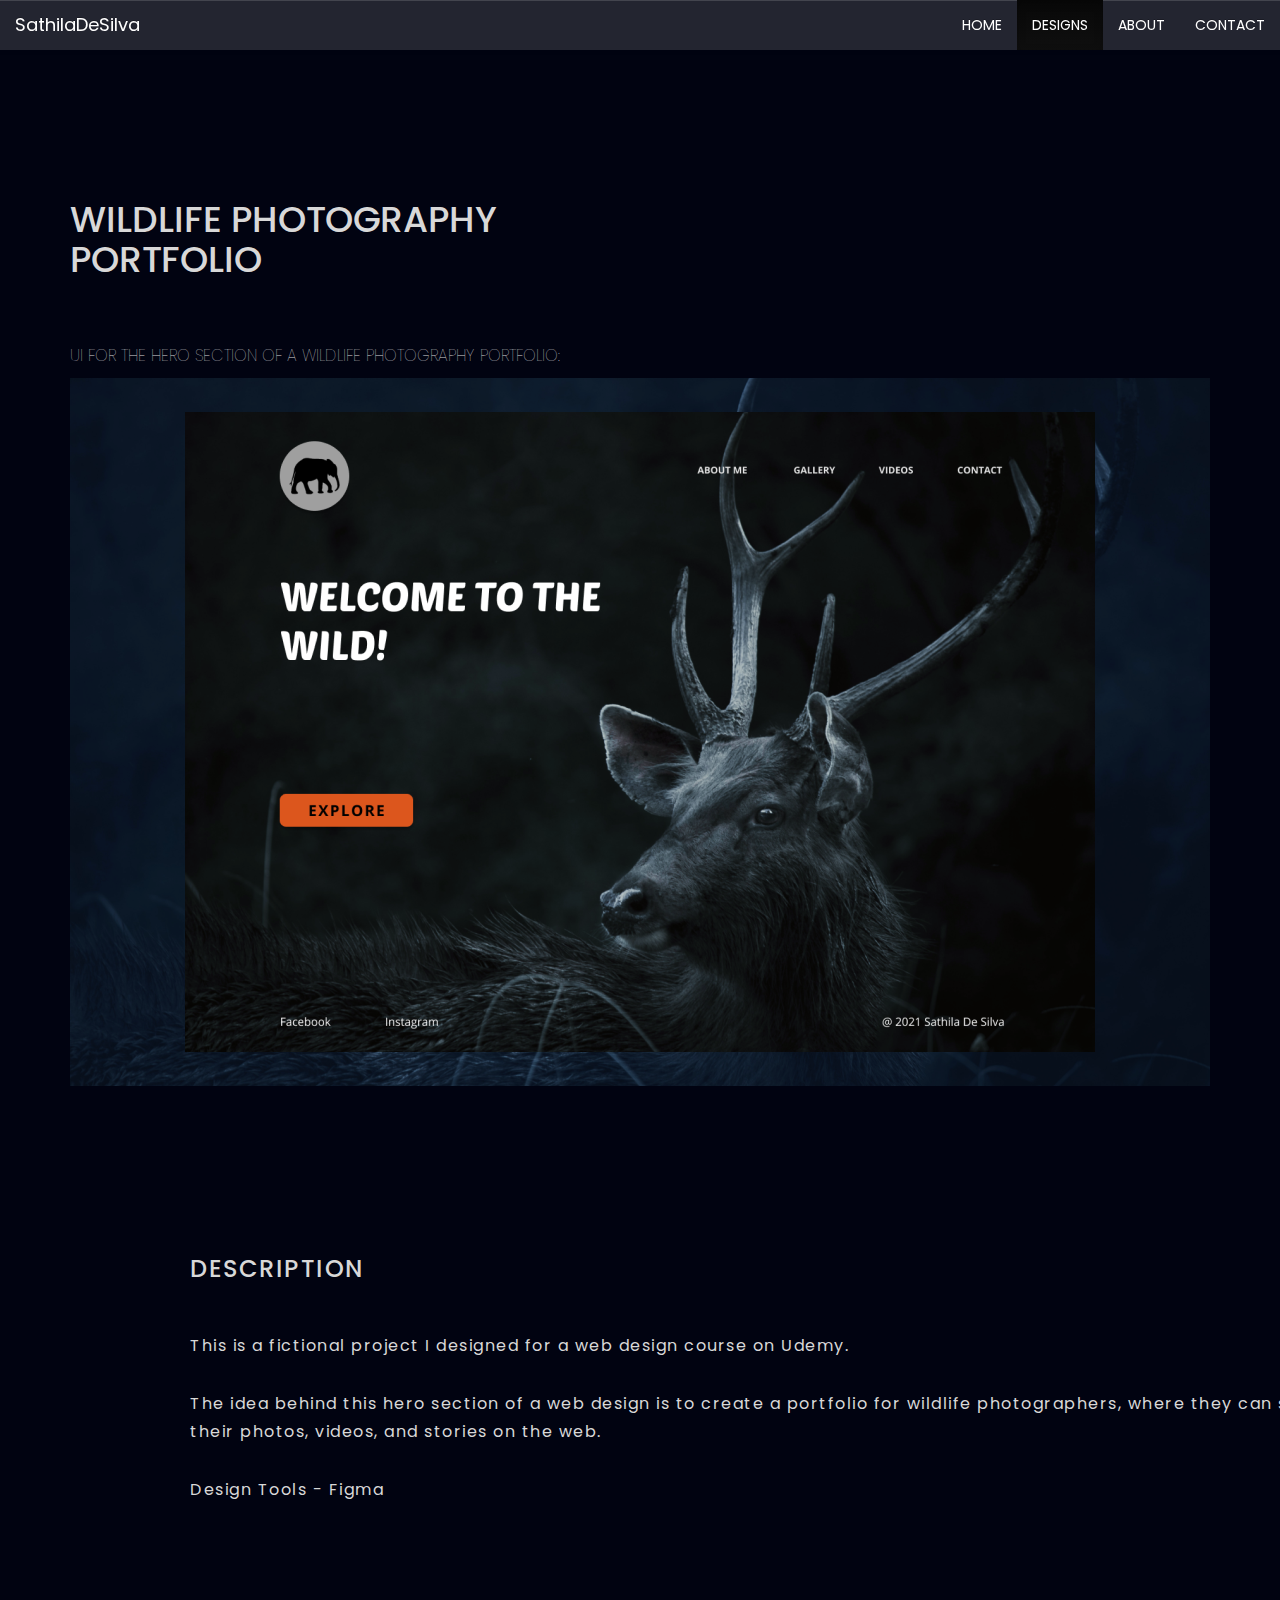
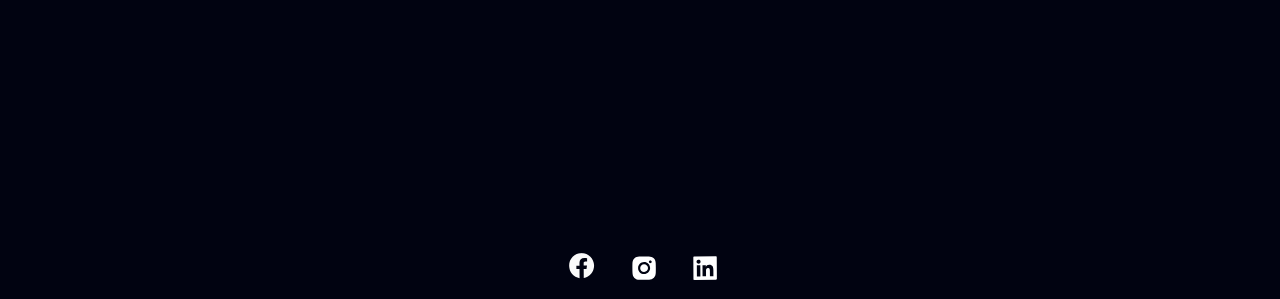
<file: photography.html>
<!DOCTYPE html>
<html lang="en">
<head>
    <meta charset="UTF-8">
    <meta http-equiv="X-UA-Compatible" content="IE=edge">
    <meta name="viewport" content="width=device-width, initial-scale=1.0">
    <title>Design - Sathila De Silva</title>
    <link rel="icon" href="favicon.ico">

    <link rel="preconnect" href="https://fonts.googleapis.com">
    <link rel="preconnect" href="https://fonts.gstatic.com" crossorigin>
    <link href="https://fonts.googleapis.com/css2?family=Poppins:wght@600;700&display=swap" rel="stylesheet">
  
    <!-- Bootstrap -->
    <link rel="stylesheet" href="https://stackpath.bootstrapcdn.com/bootstrap/3.4.1/css/bootstrap.min.css" integrity="sha384-HSMxcRTRxnN+Bdg0JdbxYKrThecOKuH5zCYotlSAcp1+c8xmyTe9GYg1l9a69psu" crossorigin="anonymous">
    <link href="bootstrap-3.4.1-dist/css/bootstrap-theme.min.css" rel="stylesheet">
    <link href="styles.css" rel="stylesheet">
</head>
<body>

    <nav class="navbar navbar-default navbar-fixed-top navbar-inverse">
        <div class="container-fluid">
            <div class="navbar-header">
                <button type="button" class="navbar-toggle collapsed" data-toggle="collapse" data-target="#navbar-collapse">
                    <span class="sr-only">Toggle Navigation</span>
                    <span class="icon-bar"></span>
                    <span class="icon-bar"></span>
                    <span class="icon-bar"></span>
                </button>
                <a class="navbar-brand" href="index.html">SathilaDeSilva</a>
            </div><!--end navbar-header-->

            <div class="collapse navbar-collapse" id="navbar-collapse">
                <ul class="nav navbar-nav navbar-right">
                    <li><a href="index.html">HOME</a></li>
                    <li class="active"><a href="design.html">DESIGNS</a></li>
                    <li><a href="about.html">ABOUT</a></li>
                    <li><a href="contact.html">CONTACT</a></li>
                </ul>
            </div>
        </div><!--end container-->
    </nav><!--end navbar-->

    <section id="headingD">
        <div class="container">
            <div class="row">
                <div class="col-xs-6">
                    <h1>WILDLIFE PHOTOGRAPHY PORTFOLIO</h1>
                    <p>UI FOR THE HERO SECTION OF A WILDLIFE PHOTOGRAPHY PORTFOLIO:</p>
                </div>
            </div>
        </div><!--end container-->        
    </section>

    <div id="photoBigP">
        <img src="img/photography.png" alt="Caring Community Project">
    </div>

    <section id="photography">
        <h3>DESCRIPTION</h3>
                 
        <p>This is a fictional project I designed for a web design course on Udemy.</p><br>
        <p>The idea behind this hero section of a web design is to create a portfolio for wildlife photographers, where they can showcase their photos, videos, and stories on the web.</p>
        <br>
        <p>Design Tools - Figma</p> 
    </section>

    <footer>
        <ul class="socialphoto">
            <li>
                <a href="https://www.facebook.com/sathila.desilva/"><img src="img/facebook.svg" alt="facebook"></a>
            </li>
            <li>
                <a href="https://www.instagram.com/sathila97/?hl=en"><img src="img/instagram.svg" alt="instagram"></a>
            </li>
            <li>
                <a href="https://www.linkedin.com/in/sathila-de-silva/"><img src="img/linkedin.svg" alt="linkedin"></a>
            </li>
        </ul>
    </footer>



    <!-- jQuery (necessary for Bootstrap's JavaScript plugins) -->
    <script src="https://code.jquery.com/jquery-1.12.4.min.js" integrity="sha384-nvAa0+6Qg9clwYCGGPpDQLVpLNn0fRaROjHqs13t4Ggj3Ez50XnGQqc/r8MhnRDZ" crossorigin="anonymous"></script>
    <!-- Include all compiled plugins (below), or include individual files as needed -->
    <script src="https://stackpath.bootstrapcdn.com/bootstrap/3.4.1/js/bootstrap.min.js" integrity="sha384-aJ21OjlMXNL5UyIl/XNwTMqvzeRMZH2w8c5cRVpzpU8Y5bApTppSuUkhZXN0VxHd" crossorigin="anonymous"></script> 
    
</body>
</html>
</file>
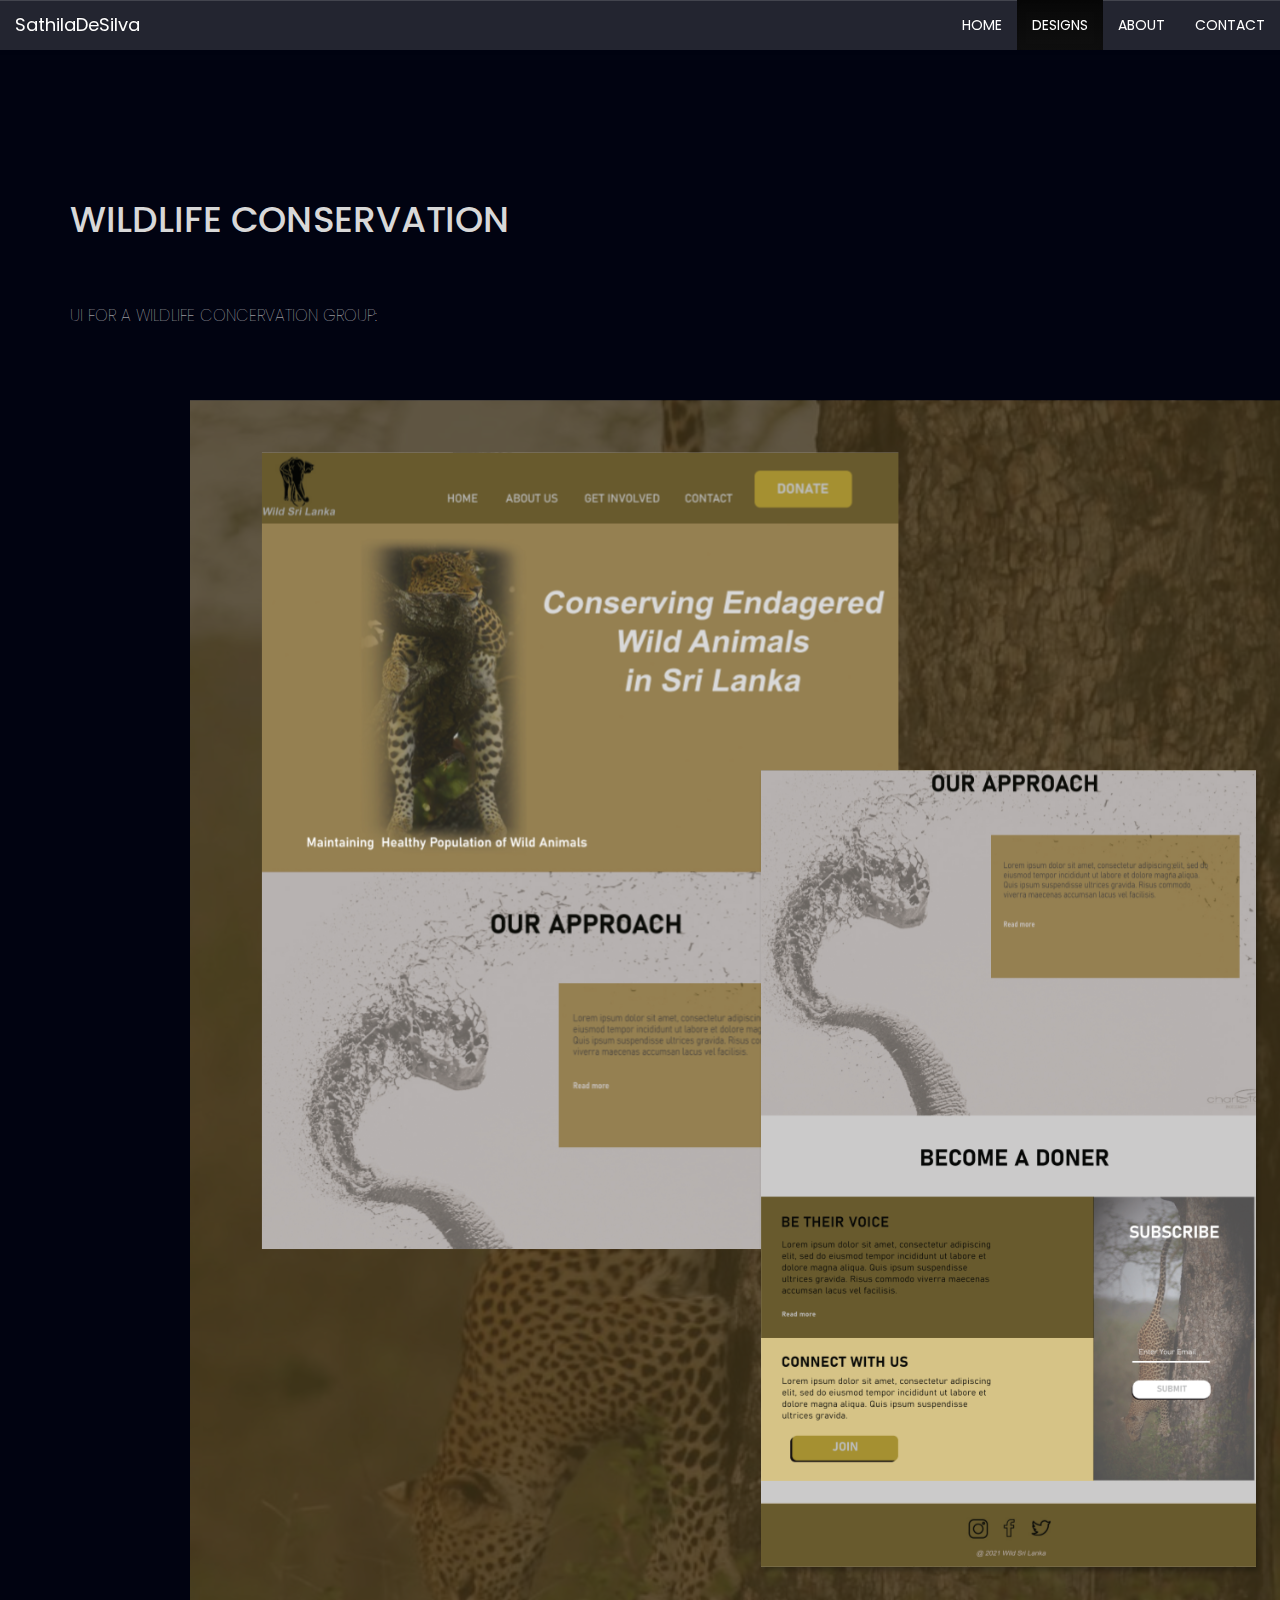
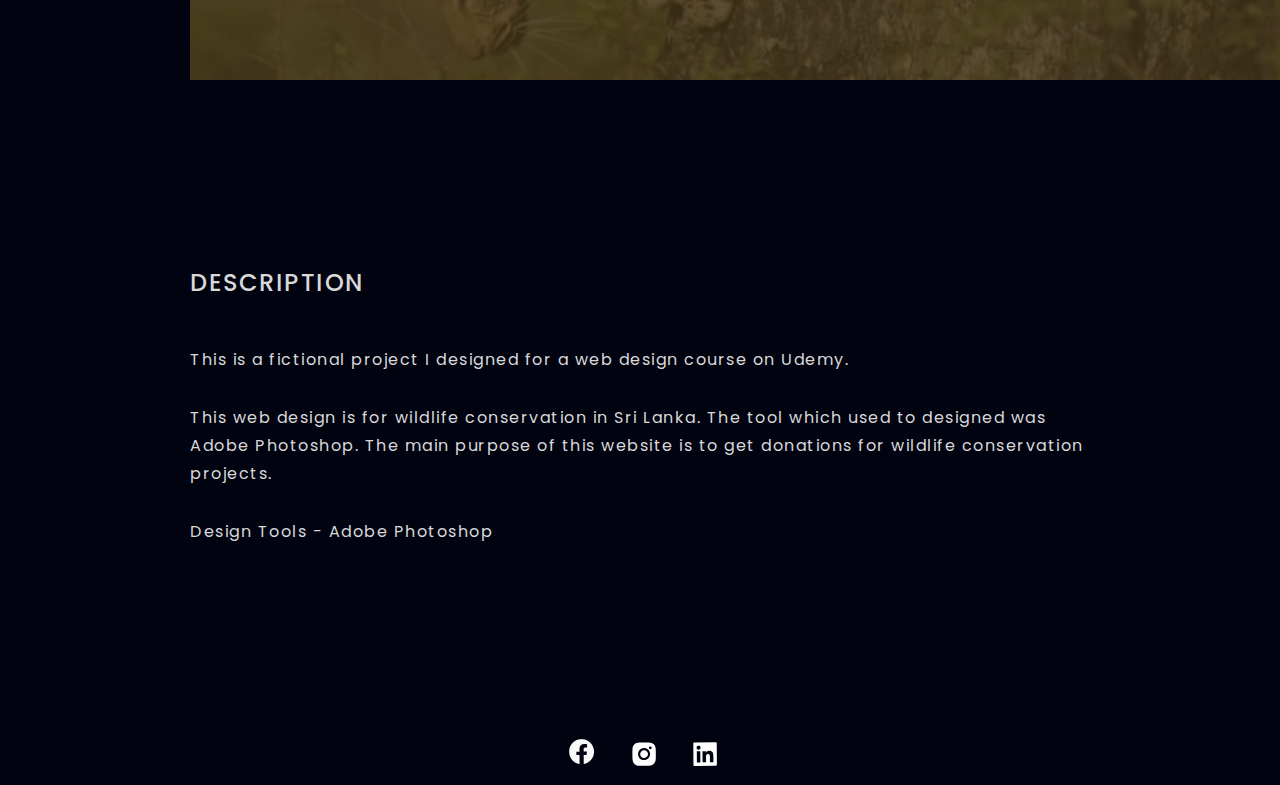
<file: wildlifeConservation.html>
<!DOCTYPE html>
<html lang="en">
<head>
    <meta charset="UTF-8">
    <meta http-equiv="X-UA-Compatible" content="IE=edge">
    <meta name="viewport" content="width=device-width, initial-scale=1.0">
    <title>Design - Sathila De Silva</title>
    <link rel="icon" href="favicon.ico">

    <link rel="preconnect" href="https://fonts.googleapis.com">
    <link rel="preconnect" href="https://fonts.gstatic.com" crossorigin>
    <link href="https://fonts.googleapis.com/css2?family=Poppins:wght@600;700&display=swap" rel="stylesheet">
  
    <!-- Bootstrap -->
    <link rel="stylesheet" href="https://stackpath.bootstrapcdn.com/bootstrap/3.4.1/css/bootstrap.min.css" integrity="sha384-HSMxcRTRxnN+Bdg0JdbxYKrThecOKuH5zCYotlSAcp1+c8xmyTe9GYg1l9a69psu" crossorigin="anonymous">
    <link href="bootstrap-3.4.1-dist/css/bootstrap-theme.min.css" rel="stylesheet">
    <link href="styles.css" rel="stylesheet">
</head>
<body>

    <nav class="navbar navbar-default navbar-fixed-top navbar-inverse" id="navbar">
        <div class="container-fluid">
            <div class="navbar-header">
                <button type="button" class="navbar-toggle collapsed" data-toggle="collapse" data-target="#navbar-collapse">
                    <span class="sr-only">Toggle Navigation</span>
                    <span class="icon-bar"></span>
                    <span class="icon-bar"></span>
                    <span class="icon-bar"></span>
                </button>
                <a class="navbar-brand" href="index.html">SathilaDeSilva</a>
            </div><!--end navbar-header-->

            <div class="collapse navbar-collapse" id="navbar-collapse">
                <ul class="nav navbar-nav navbar-right">
                    <li><a href="index.html">HOME</a></li>
                    <li class="active"><a href="design.html">DESIGNS</a></li>
                    <li><a href="about.html">ABOUT</a></li>
                    <li><a href="contact.html">CONTACT</a></li>
                </ul>
            </div>
        </div><!--end container-->
    </nav><!--end navbar-->

    <section id="headingD">
        <div class="container">
            <div class="row">
                <div class="col-xs-6">
                    <h1>WILDLIFE CONSERVATION</h1>
                    <p>UI FOR A WILDLIFE CONCERVATION GROUP:</p>
                </div>
            </div>
        </div><!--end container-->        
    </section>

    <div id="photoBig">
        <img src="img/WildlifeDesign.svg" alt="Caring Community Project">
    </div>

    <section id="description">    
         <h3>DESCRIPTION</h3>
                
        <p>This is a fictional project I designed for a web design course on Udemy.</p><br>
        <p>This web design is for wildlife conservation in Sri Lanka. The tool which used to designed was Adobe Photoshop. The main purpose of this website is to get donations for wildlife conservation projects.</p>
        <br>
        <p>Design Tools - Adobe Photoshop</p> 
    </section>

    

    <footer>
        <ul class="socialWildlife">
            <li>
                <a href="https://www.facebook.com/sathila.desilva/"><img src="img/facebook.svg" alt="facebook"></a>
            </li>
            <li>
                <a href="https://www.instagram.com/sathila97/?hl=en"><img src="img/instagram.svg" alt="instagram"></a>
            </li>
            <li>
                <a href="https://www.linkedin.com/in/sathila-de-silva/"><img src="img/linkedin.svg" alt="linkedin"></a>
            </li>
        </ul>
    </footer>

    <!-- jQuery (necessary for Bootstrap's JavaScript plugins) -->
    <script src="https://code.jquery.com/jquery-1.12.4.min.js" integrity="sha384-nvAa0+6Qg9clwYCGGPpDQLVpLNn0fRaROjHqs13t4Ggj3Ez50XnGQqc/r8MhnRDZ" crossorigin="anonymous"></script>
    <!-- Include all compiled plugins (below), or include individual files as needed -->
    <script src="https://stackpath.bootstrapcdn.com/bootstrap/3.4.1/js/bootstrap.min.js" integrity="sha384-aJ21OjlMXNL5UyIl/XNwTMqvzeRMZH2w8c5cRVpzpU8Y5bApTppSuUkhZXN0VxHd" crossorigin="anonymous"></script>
    
</body>
</html>
</file>
<file: styles.css>
html body {
    max-width: 100% !important;
    overflow-x: hidden !important;
    background: #010311;
    font-family: 'Poppins', sans-serif; 
    color: #d8d8d8;   
}

nav {

    background: rgba(196, 196, 196, 0.18) !important;
    font-family: 'Poppins', sans-serif;
    border: none !important;
}

nav a {
    color: white !important;
}

/**BODY**/
#body {
    box-sizing: border-box;
    margin-top: 200px;
    color: white;
    padding: 10px;
    padding-bottom: 100%;
    
}

#body h1 {
    color: #d27d78;
    font-size: 75px;
    font-style: normal;
    font-weight: bold;
    margin-top: 0;
    padding-bottom: 30px;
    padding-top: 0;
    line-height: 80px;
    letter-spacing: 7px;
    left: 0;
}


.para1 {
    font-size: 16px;
    margin-top: 50px;
    letter-spacing: 1px;

    font-family: sans-serif;
    font-weight: bold;
    

}

.para2 {
    padding-bottom: 80px;
    font-size: 20px;
    letter-spacing: 2px;
    line-height: 30px;
    font-family: sans-serif;
    color: #a8a8a8;
    
    font-weight: 540;
    

}

/**BODY BUTTON**/
#body a {
    font-weight: lighter;
    font-size: 24px;
    letter-spacing: 2px;
    color: #010311;
    transition: 0.5s;
}

#body #btn1 {

    position: absolute;
    left: 13px;
    height: 50px;
    width: 213px;
    background: linear-gradient(180deg, #5552ED 0%, #8D31C5 100%);
}

#body #btn2 {
    visibility: hidden;
    position: absolute;
   
    left: 300px ;
    width: 213px;
    height: 50px;
    
    background: #b63f3f;
}

#body a:hover {
    letter-spacing: 4px;
    color: #a8a8a8;   
}



/**PORTFOLIO DESIGNS**/
#portfolio {
    
    position: absolute;
    color: #010311;
    width: 100%;
    height: 863px;
    left: 0px;
    top: 949px;

    background: #d8d8d8;
}

#portfolio h2 {
    font-size: 48px;
    padding-top: 40px;
    padding-bottom: 70px;
    font-weight: bold;
}

#portfolio h2 a {
    text-decoration: none;
    color: #010311;
}

#portfolio h2 a:hover {
    letter-spacing: 2px;
    transition: 0.6s;
}

#portfolio img {
    height: 587.96px;
    width: 536px;
    
}


#portfolio a img{
    transition: 0.8s;
}

#portfolio a:hover {
    filter: brightness(50%);
    /**opacity: 0.5; **/
}



/**ABOUT SECTION**/

#about {
    position: absolute;
    top: 1900px;
    color: white;
    width: 1519px;
    padding-bottom: 0px;    
}

#about h2{
    text-align: center;
    font-size: 48px;
    padding-bottom: 100px;
}

#about a {
    text-decoration: none;
    color: white;
    transition: 0.6s;
}

#about a:hover {
    letter-spacing: 2px;
    transition: 0.6s;
}

#about img {
    
    width: 308px;
    height: 308px;
    
}

#about hr {
    border-top: 4px solid #B63F3F;
    padding-bottom: 10px;
}

#about p {
    line-height: 33px;
    letter-spacing: 2px;
    
}

#about .space {
    letter-spacing: 2px;
}

#about p a {
    font-size: 20px;
    font-weight: bold;
    color: #B63F3F;
    transition: 0.5s;
    cursor: pointer;
}

#about p a:hover {
    font-size: 25px;
}


/**SOCIAL MEDIA ICONS**/
.social {
    position: relative;
    
    display: flex;  
    justify-content: center; 
    align-items: center;
    margin-top: 550px;
    
}

.social li {
    list-style: none; 
}

.social li a {
    display: inline-flex;
    margin-right: 30px;
    transition: 0.6s;   
}

.social li a:hover {
    transform:  translateY(-15px);
}


/**DESIGN PAGEEEEE**/
#body1 {
    box-sizing: border-box;
}

#body1 h1 {
    color: white;
    margin-top: 200px;
    padding-bottom: 15%;
}



#imgContainer {
    position: relative;
    width: 100%;
    height: 500px;
    background: #FFFFFF;
    padding-bottom: 30px;
    padding-top: 50px;
    transition: 0.9s;
}

#imgContainer a:hover {
    filter: opacity(0.5);
}    

#socialDesign {

    position: relative;
        
    display: flex;  
    justify-content: center; 
    align-items: center;
    padding-top: 8%;       
}
    
#socialDesign li {
    list-style: none; 
}
    
#socialDesign li a {
    display: inline-flex;
    margin-right: 30px; 
    transition: 0.6s;  
}  

#socialDesign li a:hover {
    transform: translateY(-15px);
}


/**CARING COMMUNITY DESIGN**/

#headingD h1 {
    margin-top: 200px;
    padding-bottom: 10%;
}

#headingD p {
    font-size: 16px;
    font-weight: lighter;
}


#photoBig {
    position: absolute;
    width: 1140px;
    left: 190px;
    top: 400px;  
}



#description {
    position: absolute;
    height: 496px;
    top: 1850px; 
    left: 190px;
}

#description h3 { 
    font-style: normal;
    padding-bottom: 40px;
    letter-spacing: 1.5px;
}

#description p {
    letter-spacing: 1.5px;
    line-height: 28px; 
    font-size: 16px; 
    padding-right: 180px;
    font-weight: normal;   
}



#userFlow {
    position: relative;
    top: 1900px;
    left: 190px; 
}

#userFlow {
    letter-spacing: 1.5px;
}

#userFlow img {
    position: relative;
    right: 120px;
    padding-bottom: 60px;
}

#palette {
    position: relative;
    top: 1900px;
}

#palette h3 {
    position: relative;
    left: 190px;
    padding-bottom: 65px;
    letter-spacing: 1px;
}

#palette img {
    position: relative;
    left: 190px;
}


#allPages {
    position: relative;
    top: 2100px;
}

#allPages h3 {
    position: relative;
    left: 190px;
    padding-bottom: 65px;
    letter-spacing: 1px;
}

#allPages img {
    position: relative;
    left: 170px;
    width: 1200px;
}

.rectangleBlue {
    position: absolute;
    width: 1200px;
    height: 778px;
    top: 100px;
    left: 175px;
    border-radius: 20px;

    background: linear-gradient(108.27deg, rgba(22, 40, 105, 0.198) 1.38%, rgba(184, 189, 207, 0.1298) 100%);
}

.socialCaring {
    position: relative;
    display: flex;
    justify-content: center;
    align-items: center;
    margin-top: 2600px;
}

.socialCaring li {
    list-style: none;
}

.socialCaring li a {
    display: inline-flex;
    margin-right: 30px;
    transition: 0.6s;
}

.socialCaring li a:hover {
    transform: translateY(-15px);
}

/**Wildlife Conservation Design**/

#headingWC {
    margin-top: 250px;
    padding-bottom: 10%;
}

#headingWC p {
    font-size: 16px;
    font-weight: lighter;
}

.socialWildlife {
    position: relative;
    display: flex;
    justify-content: center;
    align-items: center;
    margin-top: 2000px;
}

.socialWildlife li {
    list-style: none;
}

.socialWildlife li a{
    display: inline-flex;
    margin-right: 30px;
    transition: 0.6s;
}

.socialWildlife li a:hover {
    transform: translateY(-15px);
}

/**Photography portfolio**/

#photoBigP {
    text-align: center;
}

#photography {
    position: relative;
    height: 496px;
    top: 200px; 
     
}

#photography h3 { 
    font-style: normal;
}

#photography p {
    letter-spacing: 1.5px;
    line-height: 28px; 
    font-size: 16px;  
}

#photography {
    position: relative;
    height: 496px;
    top: 150px; 
    left: 190px;
    width: 1360px;
}

#photography h3 { 
    font-style: normal;
    padding-bottom: 40px;
    letter-spacing: 1.5px;
}

#photography p {
    letter-spacing: 1.5px;
    line-height: 28px; 
    font-size: 16px; 
    padding-right: 180px;
    font-weight: normal;   
}

.socialphoto {
    position: relative;
    display: flex;
    justify-content: center;
    align-items: center;
    margin-top: 250px;
}

.socialphoto li {
    list-style: none;
}

.socialphoto li a{
    display: inline-flex;
    margin-right: 30px;
    transition: 0.6s;
}

.socialphoto li a:hover {
    transform: translateY(-15px);
}


/**about page**/

#headingA h1{
    line-height: 45px;
    margin-top: 200px;
}

.rectangle img {
    width: 700px;
    height: auto;
    float: right;
    margin: 100px 0 0;
    border-top: solid 50px #232325; 
    border-bottom: solid 50px #232325;
    border-left: solid 60px #373738;

}

#aboutMe {
    position: relative;
    top: 290px;
    padding-bottom: 50px;  
}

#aboutMe p {
    line-height: 35px;
    letter-spacing: 1.5px;
    font-weight: normal; 
    font-size: 16px;
}

#aboutMe p a {
    font-size: 20px;
    font-weight: bold;
    color: #B63F3F;
    transition: 0.5s;
    cursor: pointer;
}

#aboutMe p a:hover {
    text-decoration: none;
    font-size: 25px;
}

#aboutMe hr {
    border-top: 4px solid #B63F3F;
    padding-bottom: 10px;
    width: 50%;
    margin-left: 0;
    margin-top: 0;
}


.socialAbout {
    position: relative;
    display: flex;
    justify-content: center;
    align-items: center;
    margin-top: 400px;
}

.socialAbout li {
    list-style: none;
}

.socialAbout li a{
    display: inline-flex;
    margin-right: 30px;
    transition: 0.6s;
}

.socialAbout li a:hover {
    transform: translateY(-15px);
    
}

/**contact**/

#reachOut {
    position: absolute;
    margin-top: 200px;
    margin-left: 150px;
    font-size: 64px;
    width: 528px;
    height: 267px;
    
}

#glass {
    position: absolute;
    width: 398px;
    height: 464px;
    left: 880px;
    top: 200px;
    

    /**background: linear-gradient( rgba(255, 255, 255, 0.1) 1%, rgba(255, 255, 255, 0) 90%);
    /**border:  solid #FFFFFF;**/
    box-shadow: inset 3px 3px 10px rgba(255, 255, 255, 0.1);
    backdrop-filter: blur(30px);
    border-radius: 20px;
}



#glass li {
    list-style: none;
    
}

#glass li a {
    color: #FFFFFF;
    font-weight: bold;
    font-size: 18px;
    text-decoration: none;
    transition: 0.4s;
}

#glass li a:hover {
    color: #B63F3F;
}


.elipse1 {
    position: relative;
    left: 800px;
    top: 160px;

}

.elipse2 {
    position: relative;
    left: 1150px;
    top: 240px;
}


#yahoo {
    position: relative;
    top: 100px;
    left: 45px;
}

#linkedin {
    position: relative;
    left: 120px;
    top: 190px;

}

#phone {
    position: relative;
    left: 128px;
    top: 280px;
}


.socialContact {
    position: relative;
    display: flex;
    justify-content: center;
    align-items: center;
    margin-top: 320px;

}


.socialContact li {
    list-style: none;
}

.socialContact li a{
    display: inline-flex;
    margin-right: 30px;
    transition: 0.6s;
}

.socialContact li a:hover {
    transform: translateY(-15px);
}

/**RESPONSIVE...............................**/

@media screen and ( min-width: 375px) and (max-width: 768px){

    
    #navbar a{
        font-size: 10px;
    }

    #body {
        margin-top: 100px;   
        color: white;
        
        text-align: center;
    }

    #body h1 {
        font-size: 30px;
        font-style: normal;
        font-weight: bold;
        color: #d27d78;
        line-height: 70px;
        letter-spacing: 1px;
        
        padding-bottom: 20px;
    }

    .para1 {
        font-size: 14px;
        margin-top: 50px;
        letter-spacing: 1px;
        color: #a8a8a8;
        font-family: sans-serif;
        font-weight: bold;
        
    
    }
    
    .para2 {
        padding-bottom: 80px;
        font-size: 16px;
        letter-spacing: 2px;
        line-height: 30px;
        font-family: sans-serif;
        color: #a8a8a8;
        font-weight: 540;
        
    
    }

    #body a {
        position: relative;
        font-weight: normal;
        font-size: 20px;
        color: #010311;
        letter-spacing: 2px;
        
        
    } 

    #body #btn1 {
        position: relative;
       
        height: 40px;
        width: 180px;
        background: linear-gradient(180deg, #5552ED 0%, #8D31C5 100%);
        transition: 0.5s;
    }

    #body a:hover {
        letter-spacing: 4px;    
    }

    #body img {
        position: relative;
        margin-top: 50px;
        height: 200px;
        width: 200px;

    }

    /*********************************************/

    #portfolio {
        
        text-align: center;
        height: 900px;
        width: 100%;
    }

    #portfolio h2 {
        font-size: 25px;
        padding-top: 30px;
        
        font-weight: bold;
    }


    #portfolio img {
        position: relative;
        right: 20px;
        height: 300px;
        width: 480px;
             
    }
    /*************************************************/

    #about {
        position: relative;
        top: 650px;
        color: white;
        width: 100%;
        padding-bottom: 0px;
        text-align: center;    
    }

    #about h2{
        left: 0;
        font-size: 25px;
        padding-bottom: 50px;
    }

    

    
    #about img {     
        position: relative;  
        width: 200px;
        height: 200px;
        
        
    }

    #about hr {
        margin-left: 30px;
        margin-right: 30px;
        
    }

    #about p {
        line-height: 33px;
        letter-spacing: 2px;
        margin: 0 30px 0 30px;
          
    }

    .social {
        position: relative;
        
        display: flex;  
        justify-content: center; 
        align-items: center;
        margin-top: 700px;
        
    }

    .social li a {
        display: inline-flex;
        margin-right: 30px;
        transition: 0.6s;   
    }

    .social li a:hover {
        transform:  translateY(-15px);
    }

    /************designPage****************/
   
    #designPage {
        text-align: center;
        
    }

    #designPage h1 {
        font-size: 30px;
        
    }

    #imgContainer {
        height: 850px;
        background: #d8d8d8;
    }

    #imgContainer img {
        position: relative;
        height: 250px;
        width: 250px;
        padding: 10px;
    }
    
    /************caring&wildlife******************/
    
    #headingD h1 {
        
        font-size: 25px;
        width: 300px;
        margin: 150px 0 5px 20px;
    }

    #headingD p {
        width: 400px;
        padding-left: 20px;
    }

    #photoBig {
        position: relative;         
        top: 60px; 
        left: 65px;
              
    }
    #photoBig img{
        width: 350px;
        height: 420px;   
    }
    
    #description {
        position: relative;
        height: 496px;
        top: 150px;
        left: 40px; 
        width: 400px; 
    }

    #description h3 {
        font-size: 18px;
        padding-bottom: 5px;
    }

    #description p {
        letter-spacing: 1px;
        padding-right: 10px;
        line-height: 25px;
        font-size: 12px;
        margin-top: 20px; 
        width: 400px;
    }

    #description img {
        display: none;
    }

    
    #userFlow {
        position: relative;
        top: 150px;
        left: 120px;
    }

    #userFlow h3{
        position: relative;
        right: 79px;
        letter-spacing: 1.5px;
        font-size: 18px;
    }

    #userFlow img {
        position: relative;
        width: 500px;
        height: 500px;
        padding-bottom: 60px;
    }

    #palette {  
        top: 200px;
        left: 60px;
    }

    #palette h3 {
        position: relative;
        padding-bottom: 40px;
        letter-spacing: 1px;
        font-size: 18px;
        left: 0;
    }

    #palette img {
        position: relative;      
        width: 400px;
        left: 0;
        padding-right: 10px;
    }

    #allPages {
        position: relative;
        top: 300px;
    }

    #allPages h3 {
        padding-bottom: 20px;
        font-size: 18px;
        left: 30px;
    }

    #allPages img {
        width: 450px;
        left: 19px;
    }

    .rectangleBlue {
        position: absolute;
        width: 450px;
        height: 288px;
        top: 50px;
        left: 19px;
        
    }

    .socialCaring {
        margin-top: 500px;
    }

    /*wildlife conservation*/

    #photoBigP img{
       width: 416px;
       height: 300px;
    }

    #photography {
        position: relative;
        height: 496px;
        top: 130px;
        left: 40px; 
        width: 400px; 
    }

    #photography h3 {
        font-size: 18px;
        padding-bottom: 5px;
    }

    #photography p {
        letter-spacing: 1px;
        padding-right: 10px;
        line-height: 25px;
        font-size: 12px;
        margin-top: 20px; 
        width: 400px;
    }

    .socialWildlife {
        margin-top: 200px;
    }

    /***************about*******************/
    .rectangle img {
        width: 350px;
        height: auto;
        float: right;
        margin: 100px 0 0;
        border-top: solid 30px #232325; 
        border-bottom: solid 30px #232325;
        border-left: solid 30px #373738;
    
    }

    #headingA h1{
        font-size: 30px;
        margin-top: 90px;
        margin-left: 20px;
        line-height: 35px;
        color: #d8d8d8;
    }

    #aboutMe {
        position: relative;
        top: 100px;
          
    }

    #aboutMe p {
        color: #d8d8d8;
        padding: 15px;
        font-size: 14px;
    }

    #aboutMe hr {
        
        margin: 12px;
    }


    /**************contact**********************/
    
    #reachOut {
        margin-left: 0;
    }

    #reachOut p {
        margin: 30px auto 30px auto;
        font-size: 30px;
        width: 300px;
    }

    #glass { 
        text-align: center;
        position: absolute;
        width: 256px;
        height: 280px;
        left: 125px;
        
        margin: 200px auto 30px auto;

    }

    #glass li a {
        
        font-size: 14px;
    }
    

    .elipse1 {
        visibility: hidden;
    }

    .elipse2 {
        visibility: hidden;
    }

    .socialContact {
        margin-top: 400px;
    }

    #glass ul li a {
        position: relative;
        top: 50px;   
    }


    #yahoo {
        position: absolute;
        left: 33px;
        top: 0;
    }

    #linkedin {
        position: absolute;
        left: 95px;
        top: 75px;
    }

    #phone {
        position: absolute;
        left: 100px;
        top: 150px;
    }
    
}
</file>
